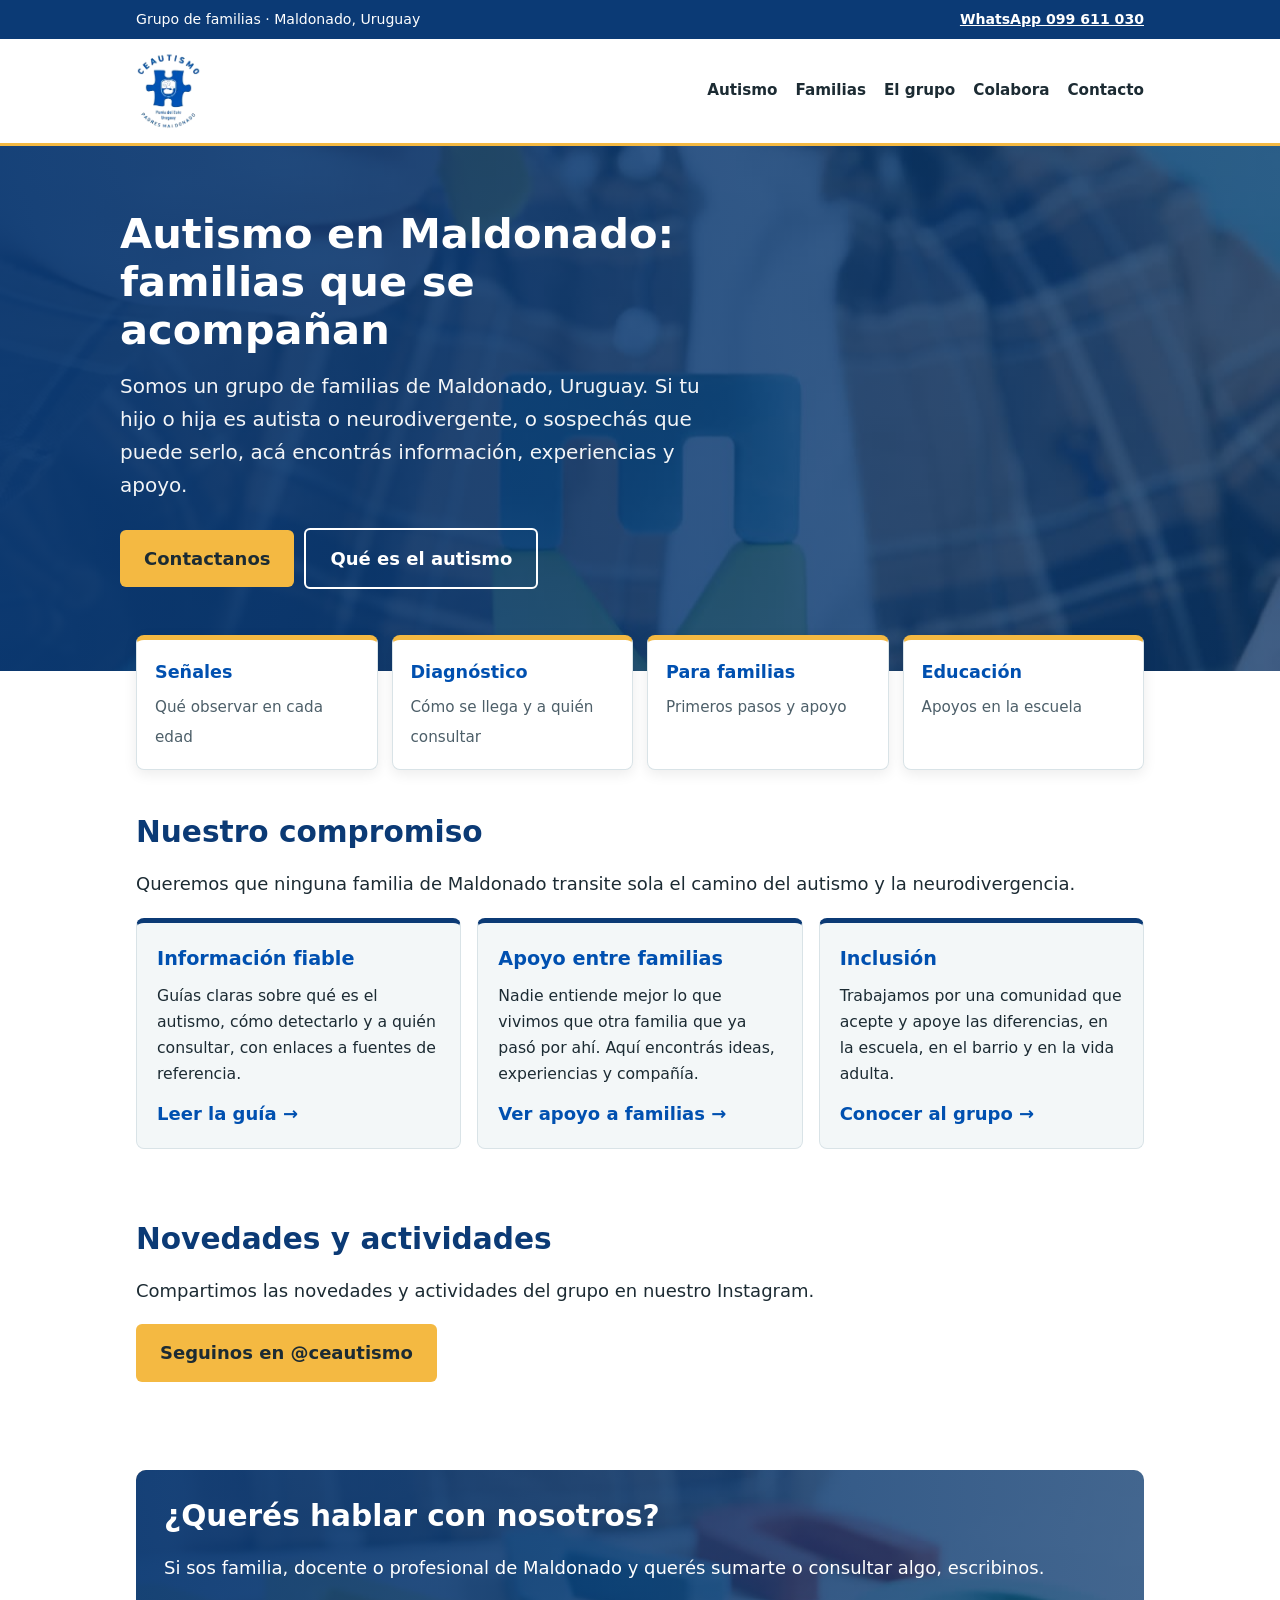
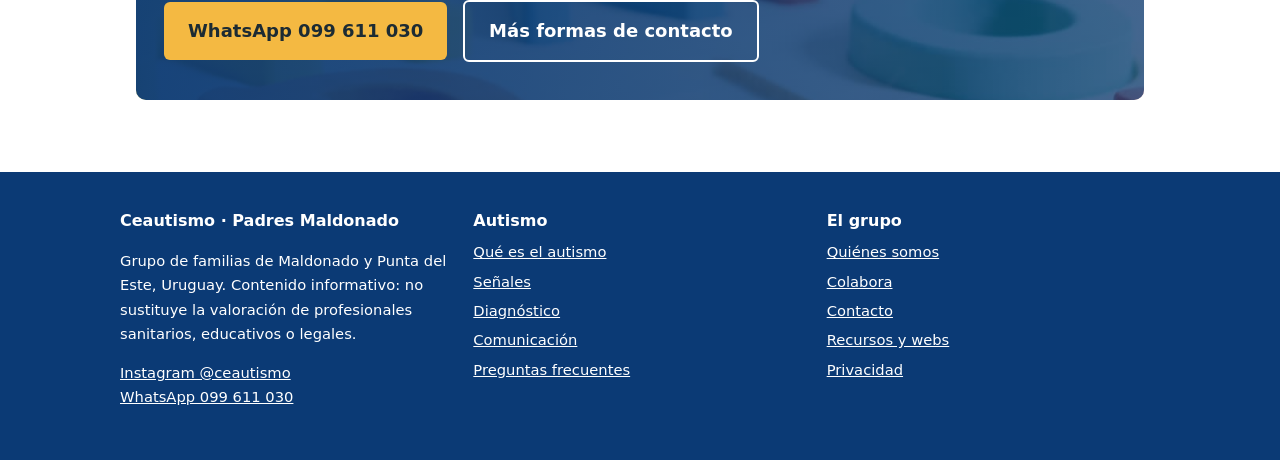
<file: index.html>
<!DOCTYPE html>
<html lang="es-UY">
<head>
<meta charset="utf-8">
<meta name="viewport" content="width=device-width, initial-scale=1">
<title>Autismo en Maldonado: apoyo a familias | Ceautismo Uruguay</title>
<meta name="description" content="Grupo de familias de Maldonado y Punta del Este, Uruguay. Información sobre autismo y neurodivergencia: señales, diagnóstico, escuela, derechos y apoyo para padres. Contactanos por WhatsApp.">
<link rel="canonical" href="https://avvedit-creator.github.io/autismo-recursos/">
<meta name="robots" content="index,follow,max-image-preview:large">
<meta name="theme-color" content="#0b3a75">
<meta name="geo.region" content="UY-MA">
<meta name="geo.placename" content="Maldonado, Uruguay">
<link rel="icon" type="image/png" href="img/favicon-64.png">
<link rel="apple-touch-icon" href="img/apple-touch-icon.png">
<meta property="og:type" content="website">
<meta property="og:locale" content="es_UY">
<meta property="og:site_name" content="Ceautismo Padres Maldonado">
<meta property="og:title" content="Autismo en Maldonado: apoyo a familias | Ceautismo">
<meta property="og:description" content="Grupo de familias de Maldonado y Punta del Este, Uruguay. Información sobre autismo y neurodivergencia: señales, diagnóstico, escuela, derechos y apoyo para padres. Contactanos por WhatsApp.">
<meta property="og:url" content="https://avvedit-creator.github.io/autismo-recursos/">
<meta property="og:image" content="https://avvedit-creator.github.io/autismo-recursos/img/og-image.png">
<meta property="og:image:width" content="1200">
<meta property="og:image:height" content="630">
<meta name="twitter:card" content="summary_large_image">
<meta name="twitter:image" content="https://avvedit-creator.github.io/autismo-recursos/img/og-image.png">
<link rel="stylesheet" href="css/style.css?v=6">
<script type="application/ld+json">
{
 "@context": "https://schema.org",
 "@graph": [
  {
   "@type": "Organization",
   "@id": "https://avvedit-creator.github.io/autismo-recursos/#org",
   "name": "Ceautismo Padres Maldonado",
   "description": "Grupo de familias de Maldonado, Uruguay, que comparten información y apoyo sobre autismo y neurodivergencia.",
   "url": "https://avvedit-creator.github.io/autismo-recursos/",
   "telephone": "+59899611030",
   "sameAs": [
    "https://www.instagram.com/ceautismo/"
   ],
   "areaServed": {
    "@type": "AdministrativeArea",
    "name": "Maldonado, Uruguay"
   },
   "contactPoint": {
    "@type": "ContactPoint",
    "telephone": "+59899611030",
    "contactType": "customer support",
    "availableLanguage": "es"
   },
   "logo": "https://avvedit-creator.github.io/autismo-recursos/img/logo.png",
   "alternateName": "Ceautismo"
  },
  {
   "@type": "WebSite",
   "@id": "https://avvedit-creator.github.io/autismo-recursos/#web",
   "url": "https://avvedit-creator.github.io/autismo-recursos/",
   "name": "Ceautismo Maldonado",
   "inLanguage": "es-UY",
   "publisher": {
    "@id": "https://avvedit-creator.github.io/autismo-recursos/#org"
   }
  }
 ]
}
</script>
</head>
<body>
<div class="util"><div class="in"><span>Grupo de familias · Maldonado, Uruguay</span><a href="https://wa.me/59899611030" rel="noopener">WhatsApp 099 611 030</a></div></div>
<header class="top"><nav aria-label="Principal">
<a class="logo" href="./"><img src="img/logo.png" width="146" height="179" alt="Ceautismo, Padres Maldonado, Punta del Este, Uruguay"></a>
<a href="autismo.html">Autismo</a><a href="familias.html">Familias</a><a href="el-grupo.html">El grupo</a><a href="colabora.html">Colabora</a><a href="contacto.html">Contacto</a><a id="nav-donar" class="nav-cta" href="colabora.html#donar" hidden>Donar</a>
</nav></header>
<div class="hero has-video" data-vid="a"><div class="in">
<h1>Autismo en Maldonado: familias que se acompañan</h1>
<p>Somos un grupo de familias de Maldonado, Uruguay. Si tu hijo o hija es autista o neurodivergente, o sospechás que puede serlo, acá encontrás información, experiencias y apoyo.</p>
<a class="btn" href="contacto.html">Contactanos</a><a class="btn alt" href="autismo.html">Qué es el autismo</a>
</div></div>

<div class="tiles">
<a class="tile" href="autismo.html#senales"><strong>Señales</strong><span>Qué observar en cada edad</span></a>
<a class="tile" href="autismo.html#diagnostico"><strong>Diagnóstico</strong><span>Cómo se llega y a quién consultar</span></a>
<a class="tile" href="familias.html"><strong>Para familias</strong><span>Primeros pasos y apoyo</span></a>
<a class="tile" href="familias.html#educacion"><strong>Educación</strong><span>Apoyos en la escuela</span></a>
</div>

<main class="wrap wide">
<section id="compromiso">
<h2>Nuestro compromiso</h2>
<p>Queremos que ninguna familia de Maldonado transite sola el camino del autismo y la neurodivergencia.</p>
<div class="bigcards">
<div class="bigcard"><h3>Información fiable</h3><p>Guías claras sobre qué es el autismo, cómo detectarlo y a quién consultar, con enlaces a fuentes de referencia.</p><a class="more" href="autismo.html">Leer la guía →</a></div>
<div class="bigcard"><h3>Apoyo entre familias</h3><p>Nadie entiende mejor lo que vivimos que otra familia que ya pasó por ahí. Aquí encontrás ideas, experiencias y compañía.</p><a class="more" href="familias.html">Ver apoyo a familias →</a></div>
<div class="bigcard"><h3>Inclusión</h3><p>Trabajamos por una comunidad que acepte y apoye las diferencias, en la escuela, en el barrio y en la vida adulta.</p><a class="more" href="el-grupo.html">Conocer al grupo →</a></div>
</div>
</section>

<section id="novedades">
<h2>Novedades y actividades</h2>
<p>Compartimos las novedades y actividades del grupo en nuestro Instagram.</p>
<p><a class="btn" href="https://www.instagram.com/ceautismo/" rel="noopener">Seguinos en @ceautismo</a></p>
</section>

<section id="contacto-cta">
<div class="contact-box has-video" data-vid="b">
<h2>¿Querés hablar con nosotros?</h2>
<p>Si sos familia, docente o profesional de Maldonado y querés sumarte o consultar algo, escribinos.</p>
<a class="btn" href="https://wa.me/59899611030" rel="noopener">WhatsApp 099 611 030</a>
<a class="btn alt" href="contacto.html">Más formas de contacto</a>
</div>
</section>
</main>

<footer class="site"><div class="in">
<div><h3>Ceautismo · Padres Maldonado</h3>
<p>Grupo de familias de Maldonado y Punta del Este, Uruguay. Contenido informativo: no sustituye la valoración de profesionales sanitarios, educativos o legales.</p>
<p class="social"><a href="https://www.instagram.com/ceautismo/" rel="noopener">Instagram @ceautismo</a><br><a href="https://wa.me/59899611030" rel="noopener">WhatsApp 099 611 030</a></p></div>
<div><h3>Autismo</h3><ul class="flist">
<li><a href="autismo.html#que-es">Qué es el autismo</a></li>
<li><a href="autismo.html#senales">Señales</a></li>
<li><a href="autismo.html#diagnostico">Diagnóstico</a></li>
<li><a href="autismo.html#comunicacion">Comunicación</a></li>
<li><a href="familias.html#preguntas">Preguntas frecuentes</a></li></ul></div>
<div><h3>El grupo</h3><ul class="flist">
<li><a href="el-grupo.html">Quiénes somos</a></li>
<li><a href="colabora.html">Colabora</a></li>
<li><a href="contacto.html">Contacto</a></li>
<li><a href="recursos.html">Recursos y webs</a></li>
<li><a href="privacidad.html">Privacidad</a></li></ul></div>
</div></footer>
<script src="js/donar.js?v=6"></script>
<script src="js/video.js?v=6" defer></script>
</body>
</html>
</file>
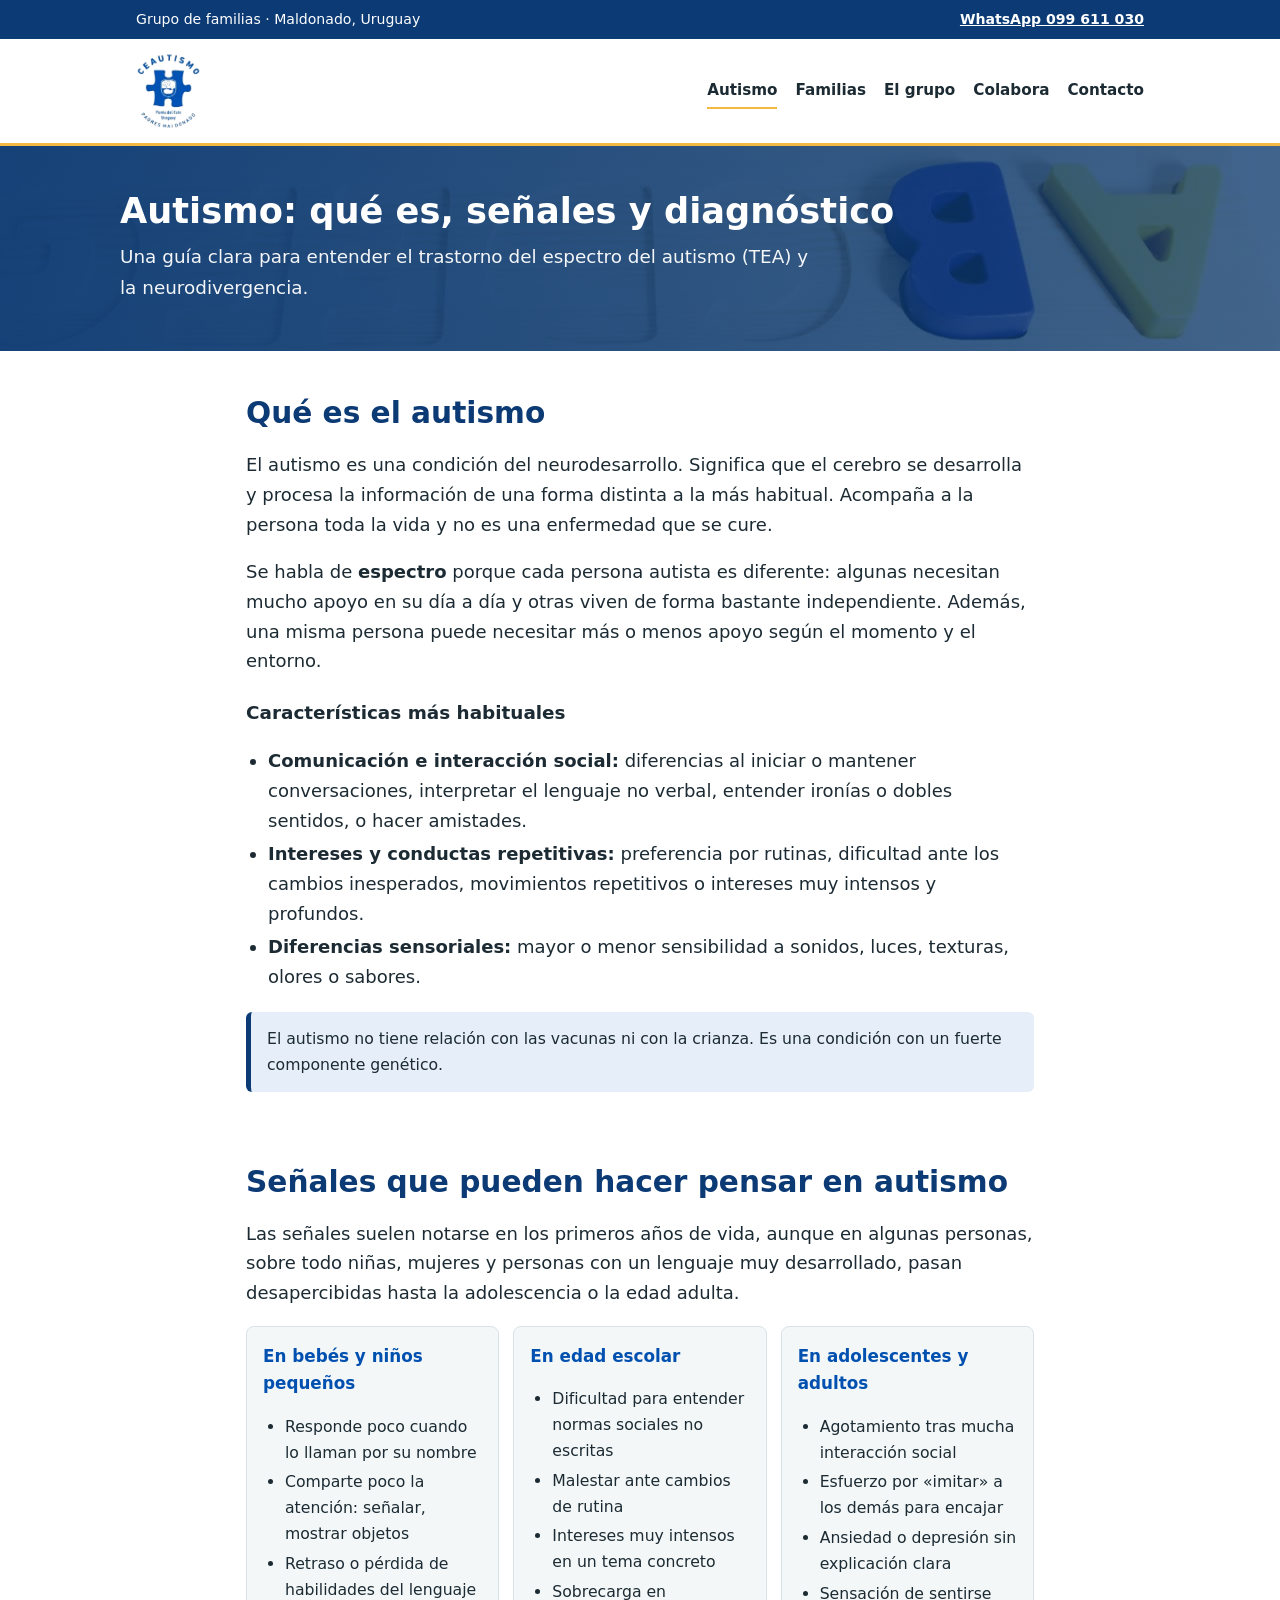
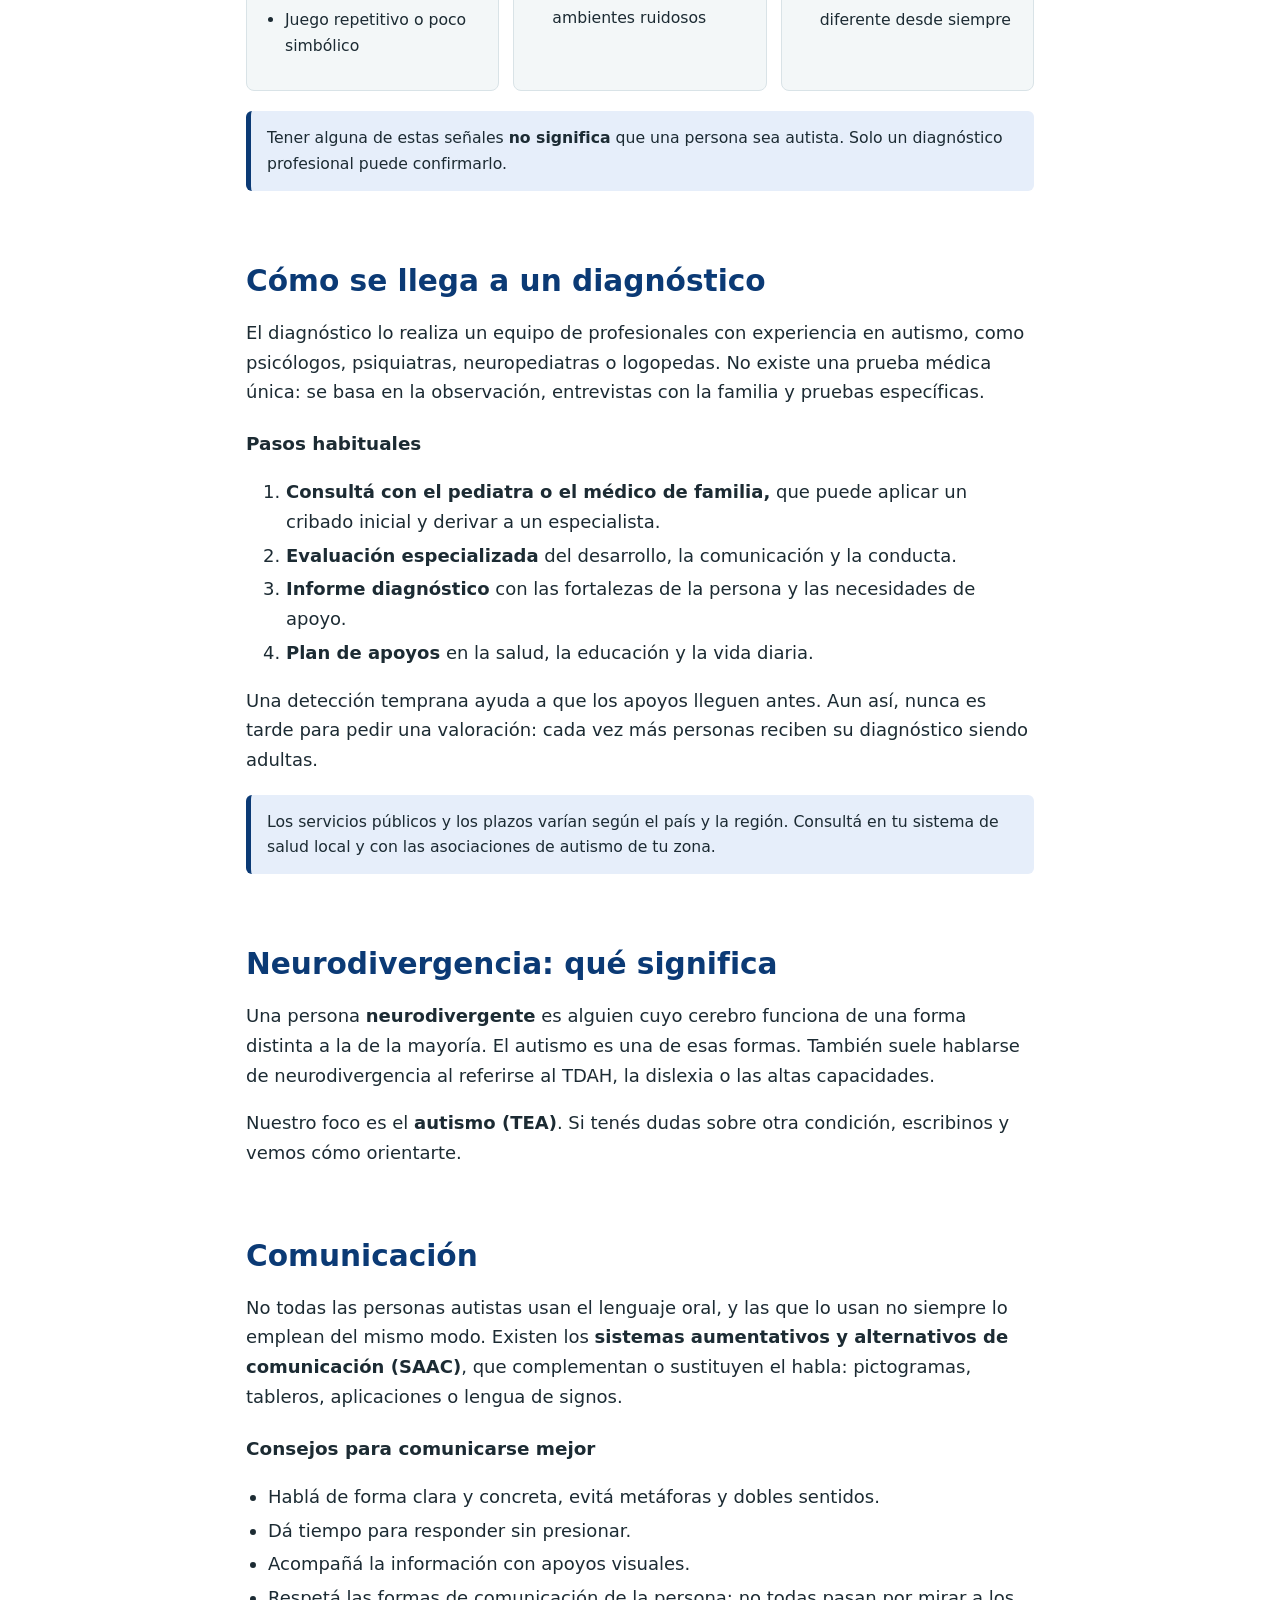
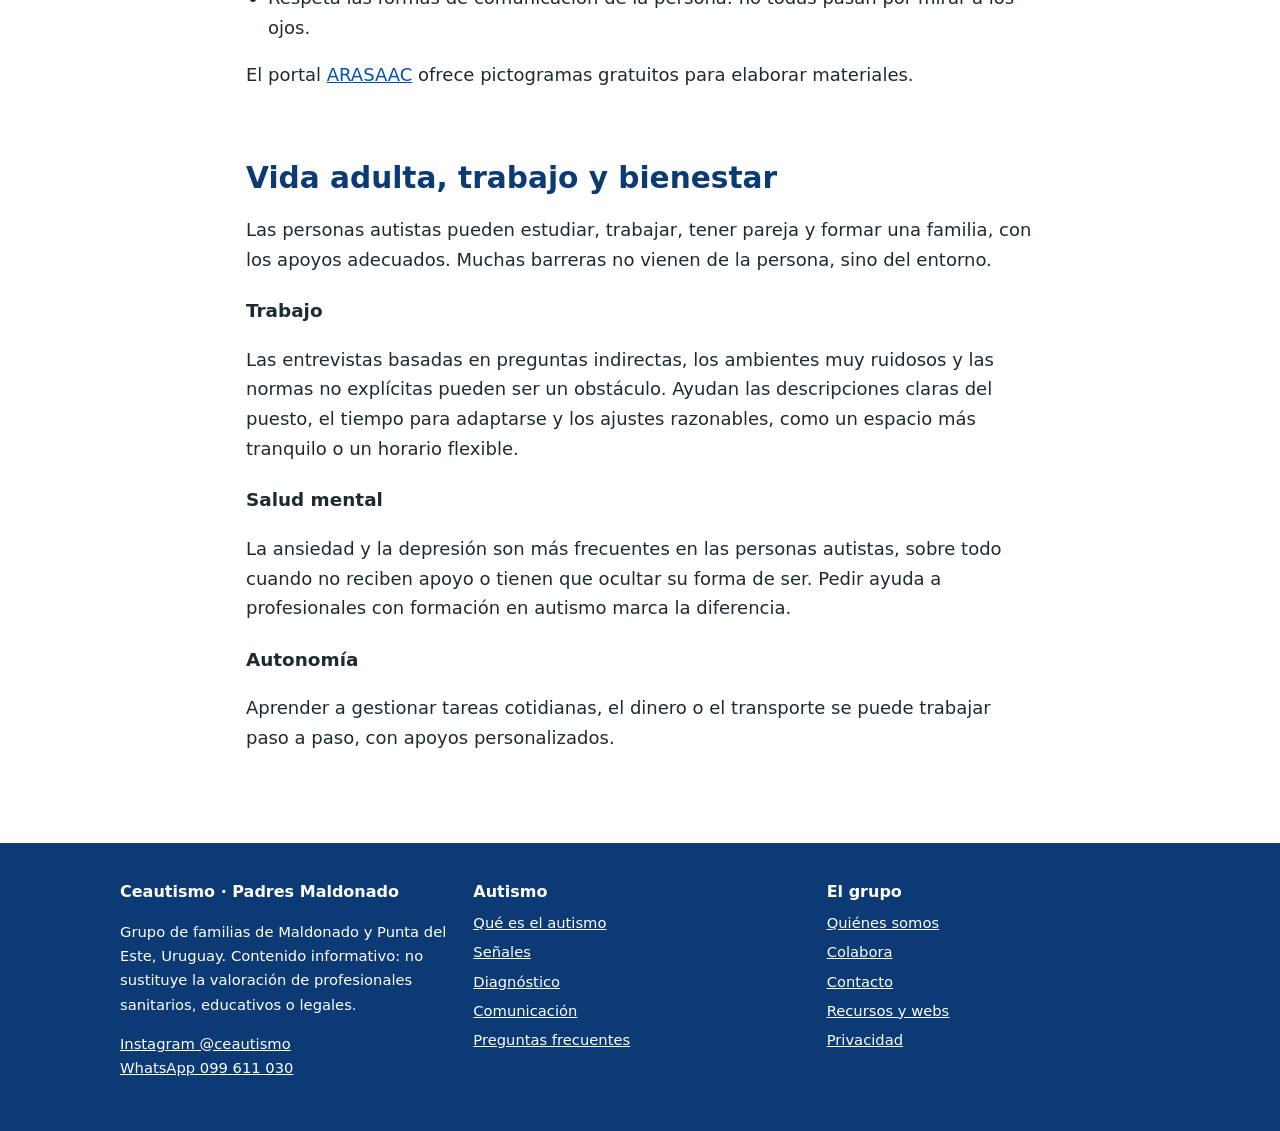
<file: autismo.html>
<!DOCTYPE html>
<html lang="es-UY">
<head>
<meta charset="utf-8">
<meta name="viewport" content="width=device-width, initial-scale=1">
<title>Qué es el autismo: señales y diagnóstico | Ceautismo Maldonado</title>
<meta name="description" content="Qué es el autismo (TEA), señales por edad, cómo se llega al diagnóstico, neurodivergencia, comunicación y vida adulta. Guía en español para familias de Maldonado, Uruguay.">
<link rel="canonical" href="https://avvedit-creator.github.io/autismo-recursos/autismo.html">
<meta name="robots" content="index,follow,max-image-preview:large">
<meta name="theme-color" content="#0b3a75">
<meta name="geo.region" content="UY-MA">
<meta name="geo.placename" content="Maldonado, Uruguay">
<link rel="icon" type="image/png" href="img/favicon-64.png">
<link rel="apple-touch-icon" href="img/apple-touch-icon.png">
<meta property="og:type" content="website">
<meta property="og:locale" content="es_UY">
<meta property="og:site_name" content="Ceautismo Padres Maldonado">
<meta property="og:title" content="Qué es el autismo: señales y diagnóstico | Ceautismo Maldonado">
<meta property="og:description" content="Qué es el autismo (TEA), señales por edad, cómo se llega al diagnóstico, neurodivergencia, comunicación y vida adulta. Guía en español para familias de Maldonado, Uruguay.">
<meta property="og:url" content="https://avvedit-creator.github.io/autismo-recursos/autismo.html">
<meta property="og:image" content="https://avvedit-creator.github.io/autismo-recursos/img/og-image.png">
<meta property="og:image:width" content="1200">
<meta property="og:image:height" content="630">
<meta name="twitter:card" content="summary_large_image">
<meta name="twitter:image" content="https://avvedit-creator.github.io/autismo-recursos/img/og-image.png">
<link rel="stylesheet" href="css/style.css?v=6">

</head>
<body>
<div class="util"><div class="in"><span>Grupo de familias · Maldonado, Uruguay</span><a href="https://wa.me/59899611030" rel="noopener">WhatsApp 099 611 030</a></div></div>
<header class="top"><nav aria-label="Principal">
<a class="logo" href="./"><img src="img/logo.png" width="146" height="179" alt="Ceautismo, Padres Maldonado, Punta del Este, Uruguay"></a>
<a href="autismo.html" aria-current="page">Autismo</a><a href="familias.html">Familias</a><a href="el-grupo.html">El grupo</a><a href="colabora.html">Colabora</a><a href="contacto.html">Contacto</a><a id="nav-donar" class="nav-cta" href="colabora.html#donar" hidden>Donar</a>
</nav></header>
<div class="page-hero has-video" data-vid="c"><div class="in"><h1>Autismo: qué es, señales y diagnóstico</h1><p>Una guía clara para entender el trastorno del espectro del autismo (TEA) y la neurodivergencia.</p></div></div>
<main class="wrap">

<section id="que-es">
<h2>Qué es el autismo</h2>
<p>El autismo es una condición del neurodesarrollo. Significa que el cerebro se desarrolla y procesa la información de una forma distinta a la más habitual. Acompaña a la persona toda la vida y no es una enfermedad que se cure.</p>
<p>Se habla de <strong>espectro</strong> porque cada persona autista es diferente: algunas necesitan mucho apoyo en su día a día y otras viven de forma bastante independiente. Además, una misma persona puede necesitar más o menos apoyo según el momento y el entorno.</p>
<h3>Características más habituales</h3>
<ul>
<li><strong>Comunicación e interacción social:</strong> diferencias al iniciar o mantener conversaciones, interpretar el lenguaje no verbal, entender ironías o dobles sentidos, o hacer amistades.</li>
<li><strong>Intereses y conductas repetitivas:</strong> preferencia por rutinas, dificultad ante los cambios inesperados, movimientos repetitivos o intereses muy intensos y profundos.</li>
<li><strong>Diferencias sensoriales:</strong> mayor o menor sensibilidad a sonidos, luces, texturas, olores o sabores.</li>
</ul>
<div class="note">El autismo no tiene relación con las vacunas ni con la crianza. Es una condición con un fuerte componente genético.</div>
</section>

<section id="senales">
<h2>Señales que pueden hacer pensar en autismo</h2>
<p>Las señales suelen notarse en los primeros años de vida, aunque en algunas personas, sobre todo niñas, mujeres y personas con un lenguaje muy desarrollado, pasan desapercibidas hasta la adolescencia o la edad adulta.</p>
<div class="cards">
<div class="card"><h3>En bebés y niños pequeños</h3><ul>
<li>Responde poco cuando lo llaman por su nombre</li>
<li>Comparte poco la atención: señalar, mostrar objetos</li>
<li>Retraso o pérdida de habilidades del lenguaje</li>
<li>Juego repetitivo o poco simbólico</li></ul></div>
<div class="card"><h3>En edad escolar</h3><ul>
<li>Dificultad para entender normas sociales no escritas</li>
<li>Malestar ante cambios de rutina</li>
<li>Intereses muy intensos en un tema concreto</li>
<li>Sobrecarga en ambientes ruidosos</li></ul></div>
<div class="card"><h3>En adolescentes y adultos</h3><ul>
<li>Agotamiento tras mucha interacción social</li>
<li>Esfuerzo por «imitar» a los demás para encajar</li>
<li>Ansiedad o depresión sin explicación clara</li>
<li>Sensación de sentirse diferente desde siempre</li></ul></div>
</div>
<div class="note">Tener alguna de estas señales <strong>no significa</strong> que una persona sea autista. Solo un diagnóstico profesional puede confirmarlo.</div>
</section>

<section id="diagnostico">
<h2>Cómo se llega a un diagnóstico</h2>
<p>El diagnóstico lo realiza un equipo de profesionales con experiencia en autismo, como psicólogos, psiquiatras, neuropediatras o logopedas. No existe una prueba médica única: se basa en la observación, entrevistas con la familia y pruebas específicas.</p>
<h3>Pasos habituales</h3>
<ol>
<li><strong>Consultá con el pediatra o el médico de familia,</strong> que puede aplicar un cribado inicial y derivar a un especialista.</li>
<li><strong>Evaluación especializada</strong> del desarrollo, la comunicación y la conducta.</li>
<li><strong>Informe diagnóstico</strong> con las fortalezas de la persona y las necesidades de apoyo.</li>
<li><strong>Plan de apoyos</strong> en la salud, la educación y la vida diaria.</li>
</ol>
<p>Una detección temprana ayuda a que los apoyos lleguen antes. Aun así, nunca es tarde para pedir una valoración: cada vez más personas reciben su diagnóstico siendo adultas.</p>
<div class="note">Los servicios públicos y los plazos varían según el país y la región. Consultá en tu sistema de salud local y con las asociaciones de autismo de tu zona.</div>
</section>

<section id="neurodivergencia">
<h2>Neurodivergencia: qué significa</h2>
<p>Una persona <strong>neurodivergente</strong> es alguien cuyo cerebro funciona de una forma distinta a la de la mayoría. El autismo es una de esas formas. También suele hablarse de neurodivergencia al referirse al TDAH, la dislexia o las altas capacidades.</p>
<p>Nuestro foco es el <strong>autismo (TEA)</strong>. Si tenés dudas sobre otra condición, escribinos y vemos cómo orientarte.</p>
</section>

<section id="comunicacion">
<h2>Comunicación</h2>
<p>No todas las personas autistas usan el lenguaje oral, y las que lo usan no siempre lo emplean del mismo modo. Existen los <strong>sistemas aumentativos y alternativos de comunicación (SAAC)</strong>, que complementan o sustituyen el habla: pictogramas, tableros, aplicaciones o lengua de signos.</p>
<h3>Consejos para comunicarse mejor</h3>
<ul>
<li>Hablá de forma clara y concreta, evitá metáforas y dobles sentidos.</li>
<li>Dá tiempo para responder sin presionar.</li>
<li>Acompañá la información con apoyos visuales.</li>
<li>Respetá las formas de comunicación de la persona: no todas pasan por mirar a los ojos.</li>
</ul>
<p>El portal <a href="https://www.arasaac.org/" rel="noopener">ARASAAC</a> ofrece pictogramas gratuitos para elaborar materiales.</p>
</section>

<section id="adultos">
<h2>Vida adulta, trabajo y bienestar</h2>
<p>Las personas autistas pueden estudiar, trabajar, tener pareja y formar una familia, con los apoyos adecuados. Muchas barreras no vienen de la persona, sino del entorno.</p>
<h3>Trabajo</h3>
<p>Las entrevistas basadas en preguntas indirectas, los ambientes muy ruidosos y las normas no explícitas pueden ser un obstáculo. Ayudan las descripciones claras del puesto, el tiempo para adaptarse y los ajustes razonables, como un espacio más tranquilo o un horario flexible.</p>
<h3>Salud mental</h3>
<p>La ansiedad y la depresión son más frecuentes en las personas autistas, sobre todo cuando no reciben apoyo o tienen que ocultar su forma de ser. Pedir ayuda a profesionales con formación en autismo marca la diferencia.</p>
<h3>Autonomía</h3>
<p>Aprender a gestionar tareas cotidianas, el dinero o el transporte se puede trabajar paso a paso, con apoyos personalizados.</p>
</section>
</main>

<footer class="site"><div class="in">
<div><h3>Ceautismo · Padres Maldonado</h3>
<p>Grupo de familias de Maldonado y Punta del Este, Uruguay. Contenido informativo: no sustituye la valoración de profesionales sanitarios, educativos o legales.</p>
<p class="social"><a href="https://www.instagram.com/ceautismo/" rel="noopener">Instagram @ceautismo</a><br><a href="https://wa.me/59899611030" rel="noopener">WhatsApp 099 611 030</a></p></div>
<div><h3>Autismo</h3><ul class="flist">
<li><a href="autismo.html#que-es">Qué es el autismo</a></li>
<li><a href="autismo.html#senales">Señales</a></li>
<li><a href="autismo.html#diagnostico">Diagnóstico</a></li>
<li><a href="autismo.html#comunicacion">Comunicación</a></li>
<li><a href="familias.html#preguntas">Preguntas frecuentes</a></li></ul></div>
<div><h3>El grupo</h3><ul class="flist">
<li><a href="el-grupo.html">Quiénes somos</a></li>
<li><a href="colabora.html">Colabora</a></li>
<li><a href="contacto.html">Contacto</a></li>
<li><a href="recursos.html">Recursos y webs</a></li>
<li><a href="privacidad.html">Privacidad</a></li></ul></div>
</div></footer>
<script src="js/donar.js?v=6"></script>
<script src="js/video.js?v=6" defer></script>
</body>
</html>
</file>
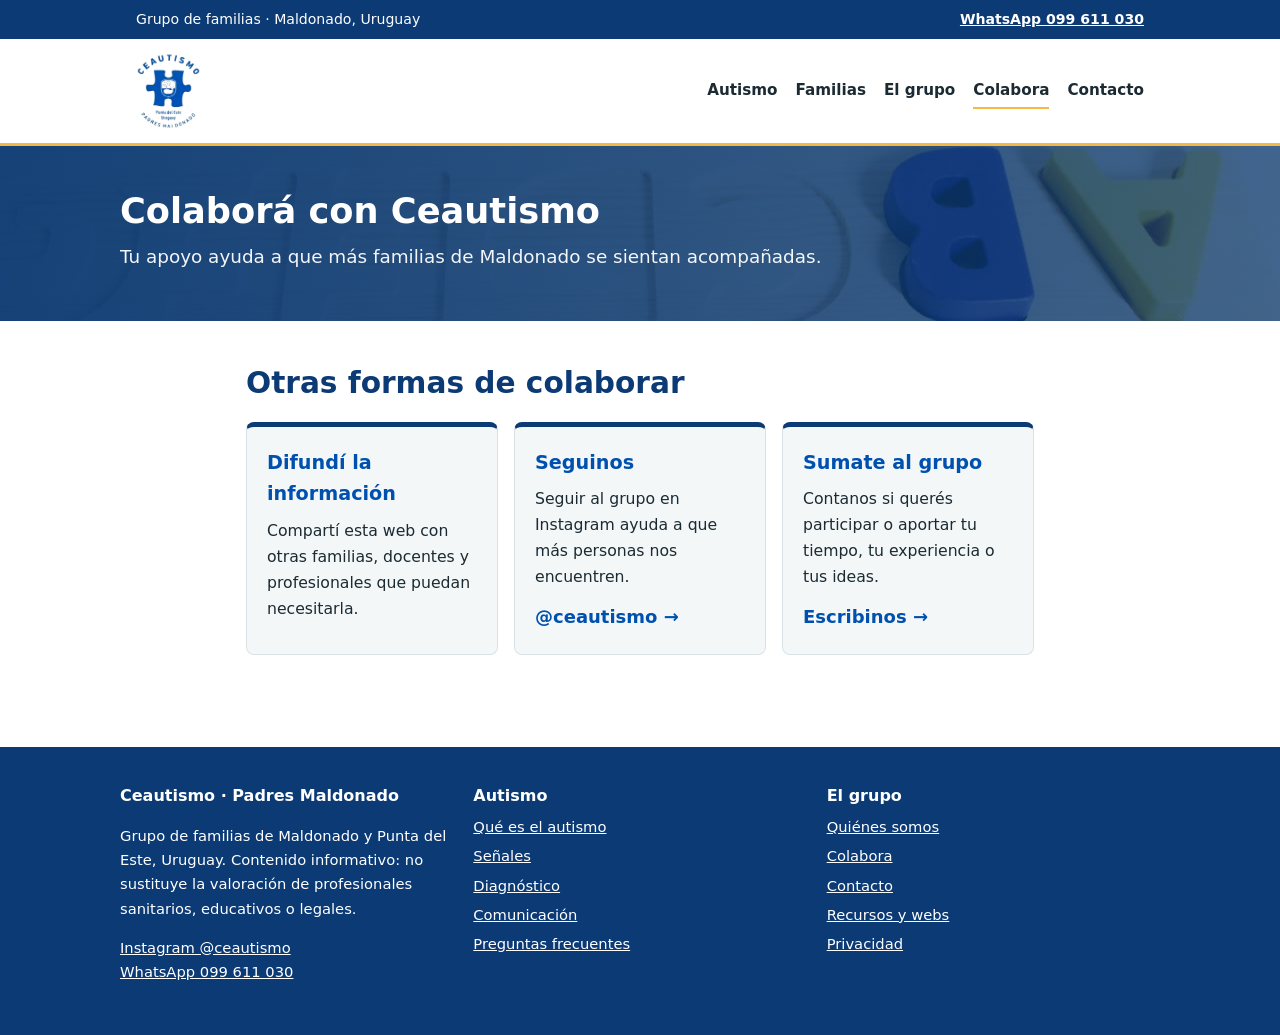
<file: colabora.html>
<!DOCTYPE html>
<html lang="es-UY">
<head>
<meta charset="utf-8">
<meta name="viewport" content="width=device-width, initial-scale=1">
<title>Colaborá con Ceautismo | Apoyo a familias de Maldonado</title>
<meta name="description" content="Formas de colaborar con Ceautismo Padres Maldonado: difundí la información, seguí al grupo, sumate o hacé una donación.">
<link rel="canonical" href="https://avvedit-creator.github.io/autismo-recursos/colabora.html">
<meta name="robots" content="index,follow,max-image-preview:large">
<meta name="theme-color" content="#0b3a75">
<meta name="geo.region" content="UY-MA">
<meta name="geo.placename" content="Maldonado, Uruguay">
<link rel="icon" type="image/png" href="img/favicon-64.png">
<link rel="apple-touch-icon" href="img/apple-touch-icon.png">
<meta property="og:type" content="website">
<meta property="og:locale" content="es_UY">
<meta property="og:site_name" content="Ceautismo Padres Maldonado">
<meta property="og:title" content="Colaborá con Ceautismo | Apoyo a familias de Maldonado">
<meta property="og:description" content="Formas de colaborar con Ceautismo Padres Maldonado: difundí la información, seguí al grupo, sumate o hacé una donación.">
<meta property="og:url" content="https://avvedit-creator.github.io/autismo-recursos/colabora.html">
<meta property="og:image" content="https://avvedit-creator.github.io/autismo-recursos/img/og-image.png">
<meta property="og:image:width" content="1200">
<meta property="og:image:height" content="630">
<meta name="twitter:card" content="summary_large_image">
<meta name="twitter:image" content="https://avvedit-creator.github.io/autismo-recursos/img/og-image.png">
<link rel="stylesheet" href="css/style.css?v=6">

</head>
<body>
<div class="util"><div class="in"><span>Grupo de familias · Maldonado, Uruguay</span><a href="https://wa.me/59899611030" rel="noopener">WhatsApp 099 611 030</a></div></div>
<header class="top"><nav aria-label="Principal">
<a class="logo" href="./"><img src="img/logo.png" width="146" height="179" alt="Ceautismo, Padres Maldonado, Punta del Este, Uruguay"></a>
<a href="autismo.html">Autismo</a><a href="familias.html">Familias</a><a href="el-grupo.html">El grupo</a><a href="colabora.html" aria-current="page">Colabora</a><a href="contacto.html">Contacto</a><a id="nav-donar" class="nav-cta" href="colabora.html#donar" hidden>Donar</a>
</nav></header>
<div class="page-hero has-video" data-vid="c"><div class="in"><h1>Colaborá con Ceautismo</h1><p>Tu apoyo ayuda a que más familias de Maldonado se sientan acompañadas.</p></div></div>
<main class="wrap">

<section id="donar" hidden>
<div class="donate">
<h2>Sumá tu aporte</h2>
<p>Tu donación ayuda a sostener las actividades del grupo y a que más familias de Maldonado se sientan acompañadas.</p>
<a class="btn" id="donar-btn" href="#donar" rel="noopener noreferrer" target="_blank">Donar con PayPal</a>
<small>Las donaciones son voluntarias y se procesan en PayPal. Esta web no guarda datos de pago.</small>
</div>
</section>

<section id="otras-formas">
<h2>Otras formas de colaborar</h2>
<div class="bigcards">
<div class="bigcard"><h3>Difundí la información</h3><p>Compartí esta web con otras familias, docentes y profesionales que puedan necesitarla.</p></div>
<div class="bigcard"><h3>Seguinos</h3><p>Seguir al grupo en Instagram ayuda a que más personas nos encuentren.</p><a class="more" href="https://www.instagram.com/ceautismo/" rel="noopener">@ceautismo →</a></div>
<div class="bigcard"><h3>Sumate al grupo</h3><p>Contanos si querés participar o aportar tu tiempo, tu experiencia o tus ideas.</p><a class="more" href="contacto.html">Escribinos →</a></div>
</div>
</section>
</main>

<footer class="site"><div class="in">
<div><h3>Ceautismo · Padres Maldonado</h3>
<p>Grupo de familias de Maldonado y Punta del Este, Uruguay. Contenido informativo: no sustituye la valoración de profesionales sanitarios, educativos o legales.</p>
<p class="social"><a href="https://www.instagram.com/ceautismo/" rel="noopener">Instagram @ceautismo</a><br><a href="https://wa.me/59899611030" rel="noopener">WhatsApp 099 611 030</a></p></div>
<div><h3>Autismo</h3><ul class="flist">
<li><a href="autismo.html#que-es">Qué es el autismo</a></li>
<li><a href="autismo.html#senales">Señales</a></li>
<li><a href="autismo.html#diagnostico">Diagnóstico</a></li>
<li><a href="autismo.html#comunicacion">Comunicación</a></li>
<li><a href="familias.html#preguntas">Preguntas frecuentes</a></li></ul></div>
<div><h3>El grupo</h3><ul class="flist">
<li><a href="el-grupo.html">Quiénes somos</a></li>
<li><a href="colabora.html">Colabora</a></li>
<li><a href="contacto.html">Contacto</a></li>
<li><a href="recursos.html">Recursos y webs</a></li>
<li><a href="privacidad.html">Privacidad</a></li></ul></div>
</div></footer>
<script src="js/donar.js?v=6"></script>
<script src="js/video.js?v=6" defer></script>
</body>
</html>
</file>
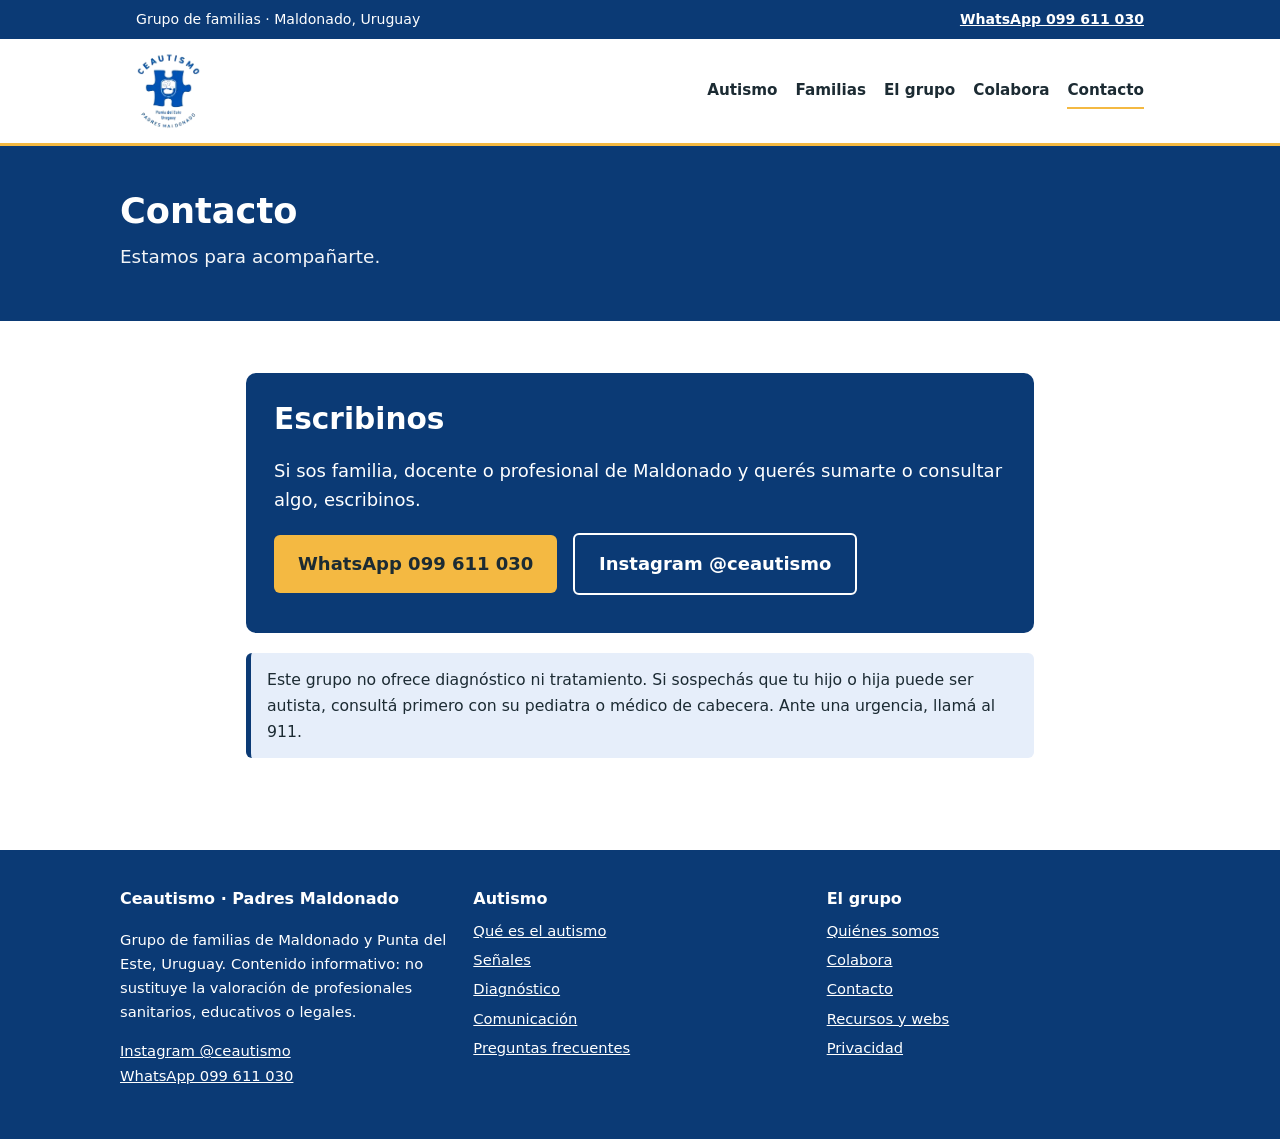
<file: contacto.html>
<!DOCTYPE html>
<html lang="es-UY">
<head>
<meta charset="utf-8">
<meta name="viewport" content="width=device-width, initial-scale=1">
<title>Contacto | Ceautismo Padres Maldonado</title>
<meta name="description" content="Contactá a Ceautismo Padres Maldonado por WhatsApp o Instagram para sumarte al grupo de familias o hacer una consulta.">
<link rel="canonical" href="https://avvedit-creator.github.io/autismo-recursos/contacto.html">
<meta name="robots" content="index,follow,max-image-preview:large">
<meta name="theme-color" content="#0b3a75">
<meta name="geo.region" content="UY-MA">
<meta name="geo.placename" content="Maldonado, Uruguay">
<link rel="icon" type="image/png" href="img/favicon-64.png">
<link rel="apple-touch-icon" href="img/apple-touch-icon.png">
<meta property="og:type" content="website">
<meta property="og:locale" content="es_UY">
<meta property="og:site_name" content="Ceautismo Padres Maldonado">
<meta property="og:title" content="Contacto | Ceautismo Padres Maldonado">
<meta property="og:description" content="Contactá a Ceautismo Padres Maldonado por WhatsApp o Instagram para sumarte al grupo de familias o hacer una consulta.">
<meta property="og:url" content="https://avvedit-creator.github.io/autismo-recursos/contacto.html">
<meta property="og:image" content="https://avvedit-creator.github.io/autismo-recursos/img/og-image.png">
<meta property="og:image:width" content="1200">
<meta property="og:image:height" content="630">
<meta name="twitter:card" content="summary_large_image">
<meta name="twitter:image" content="https://avvedit-creator.github.io/autismo-recursos/img/og-image.png">
<link rel="stylesheet" href="css/style.css?v=6">

</head>
<body>
<div class="util"><div class="in"><span>Grupo de familias · Maldonado, Uruguay</span><a href="https://wa.me/59899611030" rel="noopener">WhatsApp 099 611 030</a></div></div>
<header class="top"><nav aria-label="Principal">
<a class="logo" href="./"><img src="img/logo.png" width="146" height="179" alt="Ceautismo, Padres Maldonado, Punta del Este, Uruguay"></a>
<a href="autismo.html">Autismo</a><a href="familias.html">Familias</a><a href="el-grupo.html">El grupo</a><a href="colabora.html">Colabora</a><a href="contacto.html" aria-current="page">Contacto</a><a id="nav-donar" class="nav-cta" href="colabora.html#donar" hidden>Donar</a>
</nav></header>
<div class="page-hero"><div class="in"><h1>Contacto</h1><p>Estamos para acompañarte.</p></div></div>
<main class="wrap">

<section id="contacto">
<div class="contact-box">
<h2>Escribinos</h2>
<p>Si sos familia, docente o profesional de Maldonado y querés sumarte o consultar algo, escribinos.</p>
<a class="btn" href="https://wa.me/59899611030" rel="noopener">WhatsApp 099 611 030</a>
<a class="btn alt" href="https://www.instagram.com/ceautismo/" rel="noopener">Instagram @ceautismo</a>
</div>
<div class="note">Este grupo no ofrece diagnóstico ni tratamiento. Si sospechás que tu hijo o hija puede ser autista, consultá primero con su pediatra o médico de cabecera. Ante una urgencia, llamá al 911.</div>
</section>
</main>

<footer class="site"><div class="in">
<div><h3>Ceautismo · Padres Maldonado</h3>
<p>Grupo de familias de Maldonado y Punta del Este, Uruguay. Contenido informativo: no sustituye la valoración de profesionales sanitarios, educativos o legales.</p>
<p class="social"><a href="https://www.instagram.com/ceautismo/" rel="noopener">Instagram @ceautismo</a><br><a href="https://wa.me/59899611030" rel="noopener">WhatsApp 099 611 030</a></p></div>
<div><h3>Autismo</h3><ul class="flist">
<li><a href="autismo.html#que-es">Qué es el autismo</a></li>
<li><a href="autismo.html#senales">Señales</a></li>
<li><a href="autismo.html#diagnostico">Diagnóstico</a></li>
<li><a href="autismo.html#comunicacion">Comunicación</a></li>
<li><a href="familias.html#preguntas">Preguntas frecuentes</a></li></ul></div>
<div><h3>El grupo</h3><ul class="flist">
<li><a href="el-grupo.html">Quiénes somos</a></li>
<li><a href="colabora.html">Colabora</a></li>
<li><a href="contacto.html">Contacto</a></li>
<li><a href="recursos.html">Recursos y webs</a></li>
<li><a href="privacidad.html">Privacidad</a></li></ul></div>
</div></footer>
<script src="js/donar.js?v=6"></script>
<script src="js/video.js?v=6" defer></script>
</body>
</html>
</file>
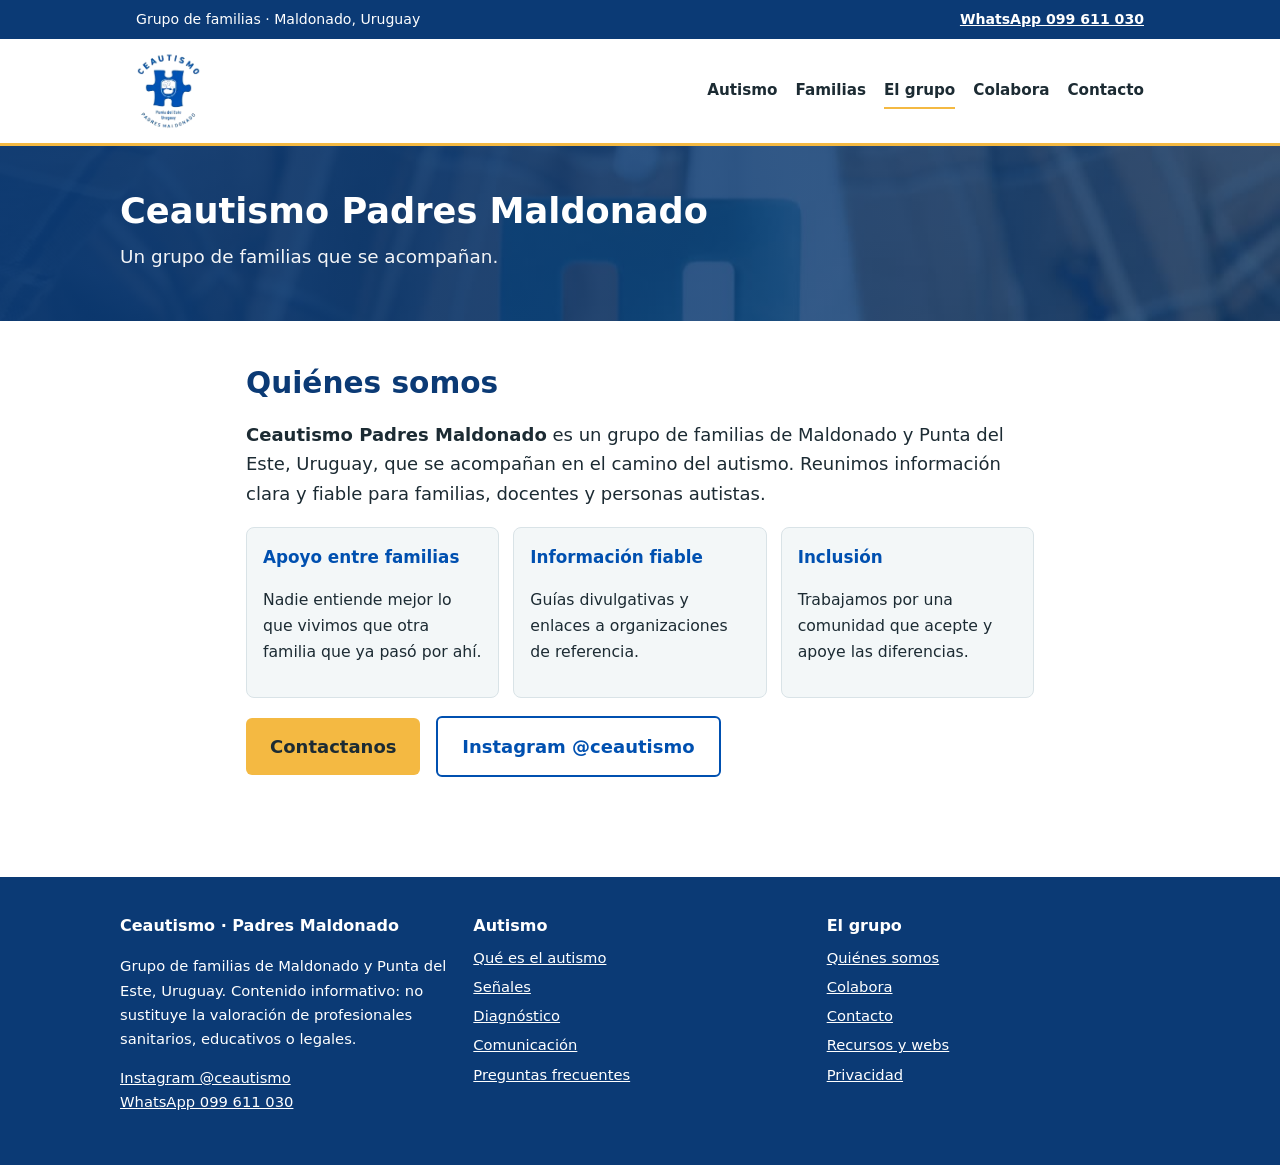
<file: el-grupo.html>
<!DOCTYPE html>
<html lang="es-UY">
<head>
<meta charset="utf-8">
<meta name="viewport" content="width=device-width, initial-scale=1">
<title>Quiénes somos | Ceautismo Padres Maldonado</title>
<meta name="description" content="Ceautismo Padres Maldonado: grupo de familias de Maldonado y Punta del Este, Uruguay, que se acompañan en el camino del autismo y la neurodivergencia.">
<link rel="canonical" href="https://avvedit-creator.github.io/autismo-recursos/el-grupo.html">
<meta name="robots" content="index,follow,max-image-preview:large">
<meta name="theme-color" content="#0b3a75">
<meta name="geo.region" content="UY-MA">
<meta name="geo.placename" content="Maldonado, Uruguay">
<link rel="icon" type="image/png" href="img/favicon-64.png">
<link rel="apple-touch-icon" href="img/apple-touch-icon.png">
<meta property="og:type" content="website">
<meta property="og:locale" content="es_UY">
<meta property="og:site_name" content="Ceautismo Padres Maldonado">
<meta property="og:title" content="Quiénes somos | Ceautismo Padres Maldonado">
<meta property="og:description" content="Ceautismo Padres Maldonado: grupo de familias de Maldonado y Punta del Este, Uruguay, que se acompañan en el camino del autismo y la neurodivergencia.">
<meta property="og:url" content="https://avvedit-creator.github.io/autismo-recursos/el-grupo.html">
<meta property="og:image" content="https://avvedit-creator.github.io/autismo-recursos/img/og-image.png">
<meta property="og:image:width" content="1200">
<meta property="og:image:height" content="630">
<meta name="twitter:card" content="summary_large_image">
<meta name="twitter:image" content="https://avvedit-creator.github.io/autismo-recursos/img/og-image.png">
<link rel="stylesheet" href="css/style.css?v=6">

</head>
<body>
<div class="util"><div class="in"><span>Grupo de familias · Maldonado, Uruguay</span><a href="https://wa.me/59899611030" rel="noopener">WhatsApp 099 611 030</a></div></div>
<header class="top"><nav aria-label="Principal">
<a class="logo" href="./"><img src="img/logo.png" width="146" height="179" alt="Ceautismo, Padres Maldonado, Punta del Este, Uruguay"></a>
<a href="autismo.html">Autismo</a><a href="familias.html">Familias</a><a href="el-grupo.html" aria-current="page">El grupo</a><a href="colabora.html">Colabora</a><a href="contacto.html">Contacto</a><a id="nav-donar" class="nav-cta" href="colabora.html#donar" hidden>Donar</a>
</nav></header>
<div class="page-hero has-video" data-vid="a"><div class="in"><h1>Ceautismo Padres Maldonado</h1><p>Un grupo de familias que se acompañan.</p></div></div>
<main class="wrap">

<section id="nosotros">
<h2>Quiénes somos</h2>
<p><strong>Ceautismo Padres Maldonado</strong> es un grupo de familias de Maldonado y Punta del Este, Uruguay, que se acompañan en el camino del autismo. Reunimos información clara y fiable para familias, docentes y personas autistas.</p>
<div class="cards">
<div class="card"><h3>Apoyo entre familias</h3><p>Nadie entiende mejor lo que vivimos que otra familia que ya pasó por ahí.</p></div>
<div class="card"><h3>Información fiable</h3><p>Guías divulgativas y enlaces a organizaciones de referencia.</p></div>
<div class="card"><h3>Inclusión</h3><p>Trabajamos por una comunidad que acepte y apoye las diferencias.</p></div>
</div>
<p><a class="btn" href="contacto.html">Contactanos</a> <a class="btn alt-dark" href="https://www.instagram.com/ceautismo/" rel="noopener">Instagram @ceautismo</a></p>
</section>
</main>

<footer class="site"><div class="in">
<div><h3>Ceautismo · Padres Maldonado</h3>
<p>Grupo de familias de Maldonado y Punta del Este, Uruguay. Contenido informativo: no sustituye la valoración de profesionales sanitarios, educativos o legales.</p>
<p class="social"><a href="https://www.instagram.com/ceautismo/" rel="noopener">Instagram @ceautismo</a><br><a href="https://wa.me/59899611030" rel="noopener">WhatsApp 099 611 030</a></p></div>
<div><h3>Autismo</h3><ul class="flist">
<li><a href="autismo.html#que-es">Qué es el autismo</a></li>
<li><a href="autismo.html#senales">Señales</a></li>
<li><a href="autismo.html#diagnostico">Diagnóstico</a></li>
<li><a href="autismo.html#comunicacion">Comunicación</a></li>
<li><a href="familias.html#preguntas">Preguntas frecuentes</a></li></ul></div>
<div><h3>El grupo</h3><ul class="flist">
<li><a href="el-grupo.html">Quiénes somos</a></li>
<li><a href="colabora.html">Colabora</a></li>
<li><a href="contacto.html">Contacto</a></li>
<li><a href="recursos.html">Recursos y webs</a></li>
<li><a href="privacidad.html">Privacidad</a></li></ul></div>
</div></footer>
<script src="js/donar.js?v=6"></script>
<script src="js/video.js?v=6" defer></script>
</body>
</html>
</file>
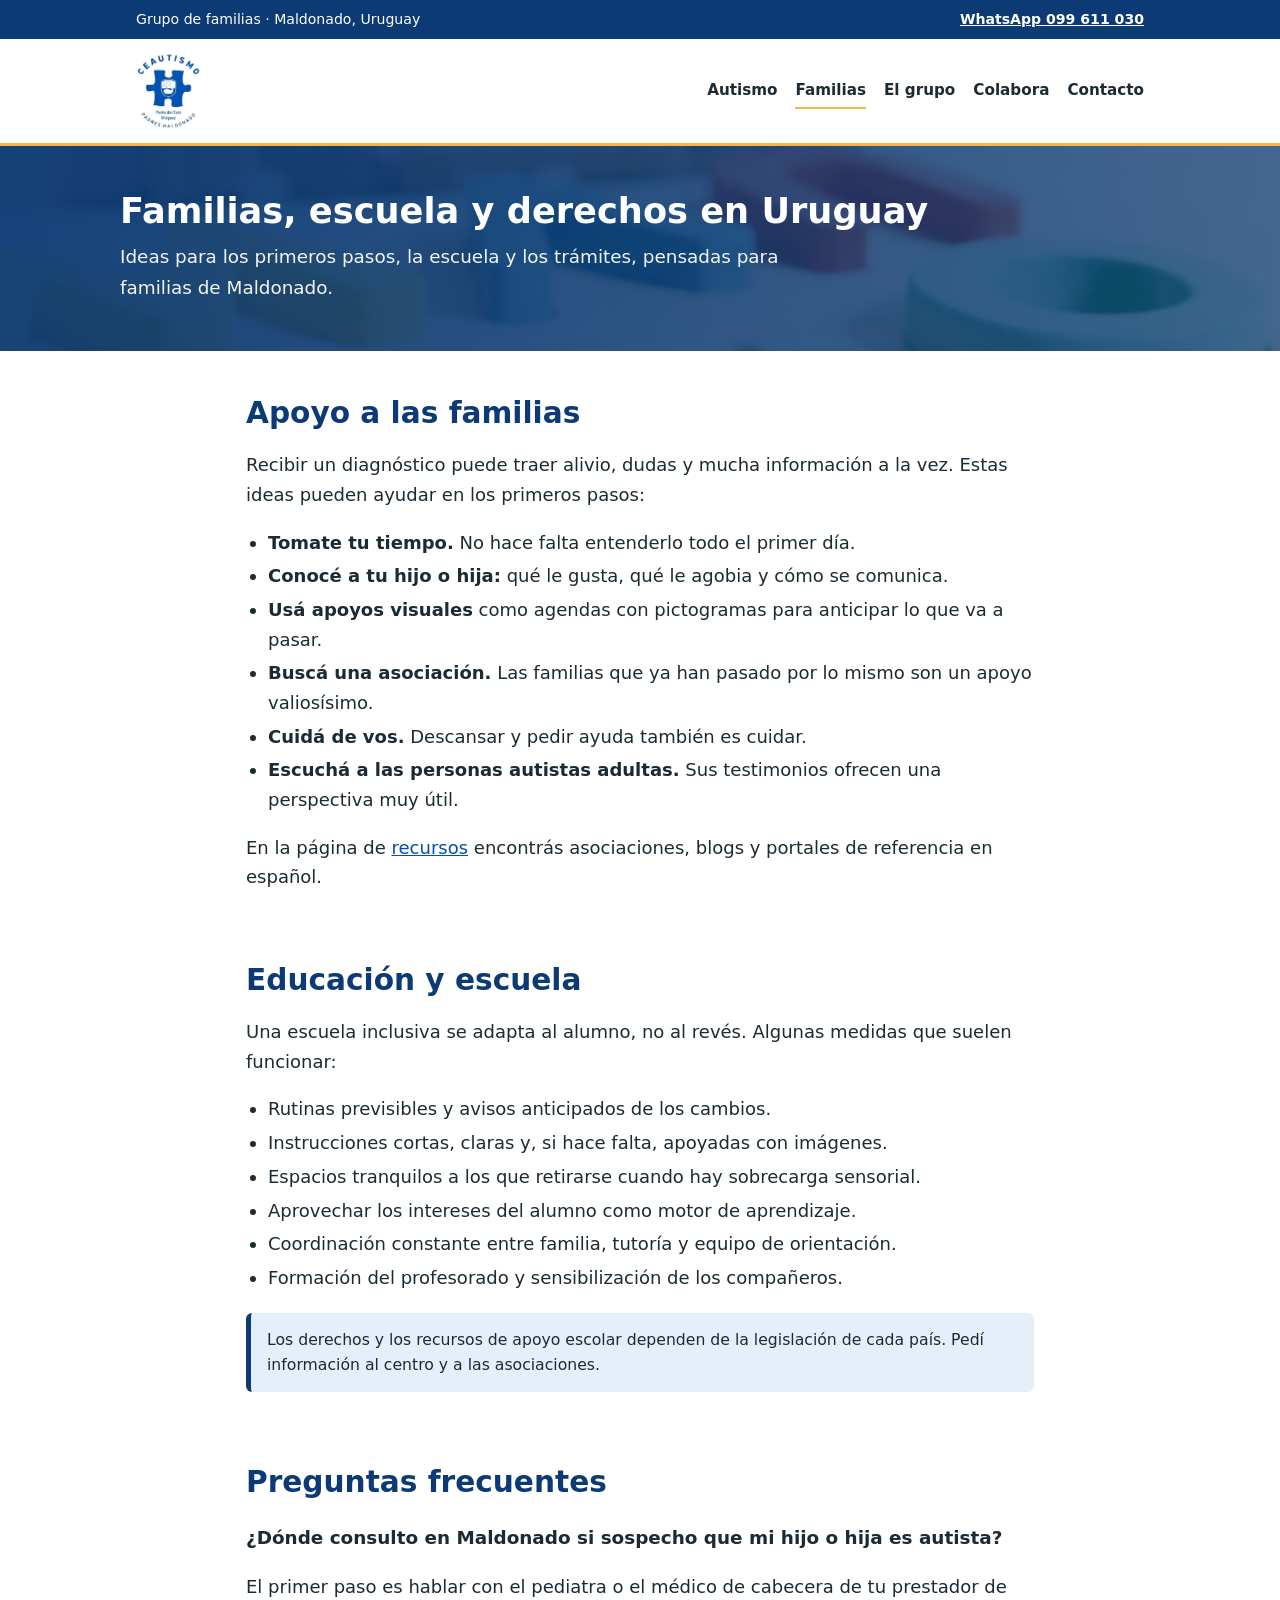
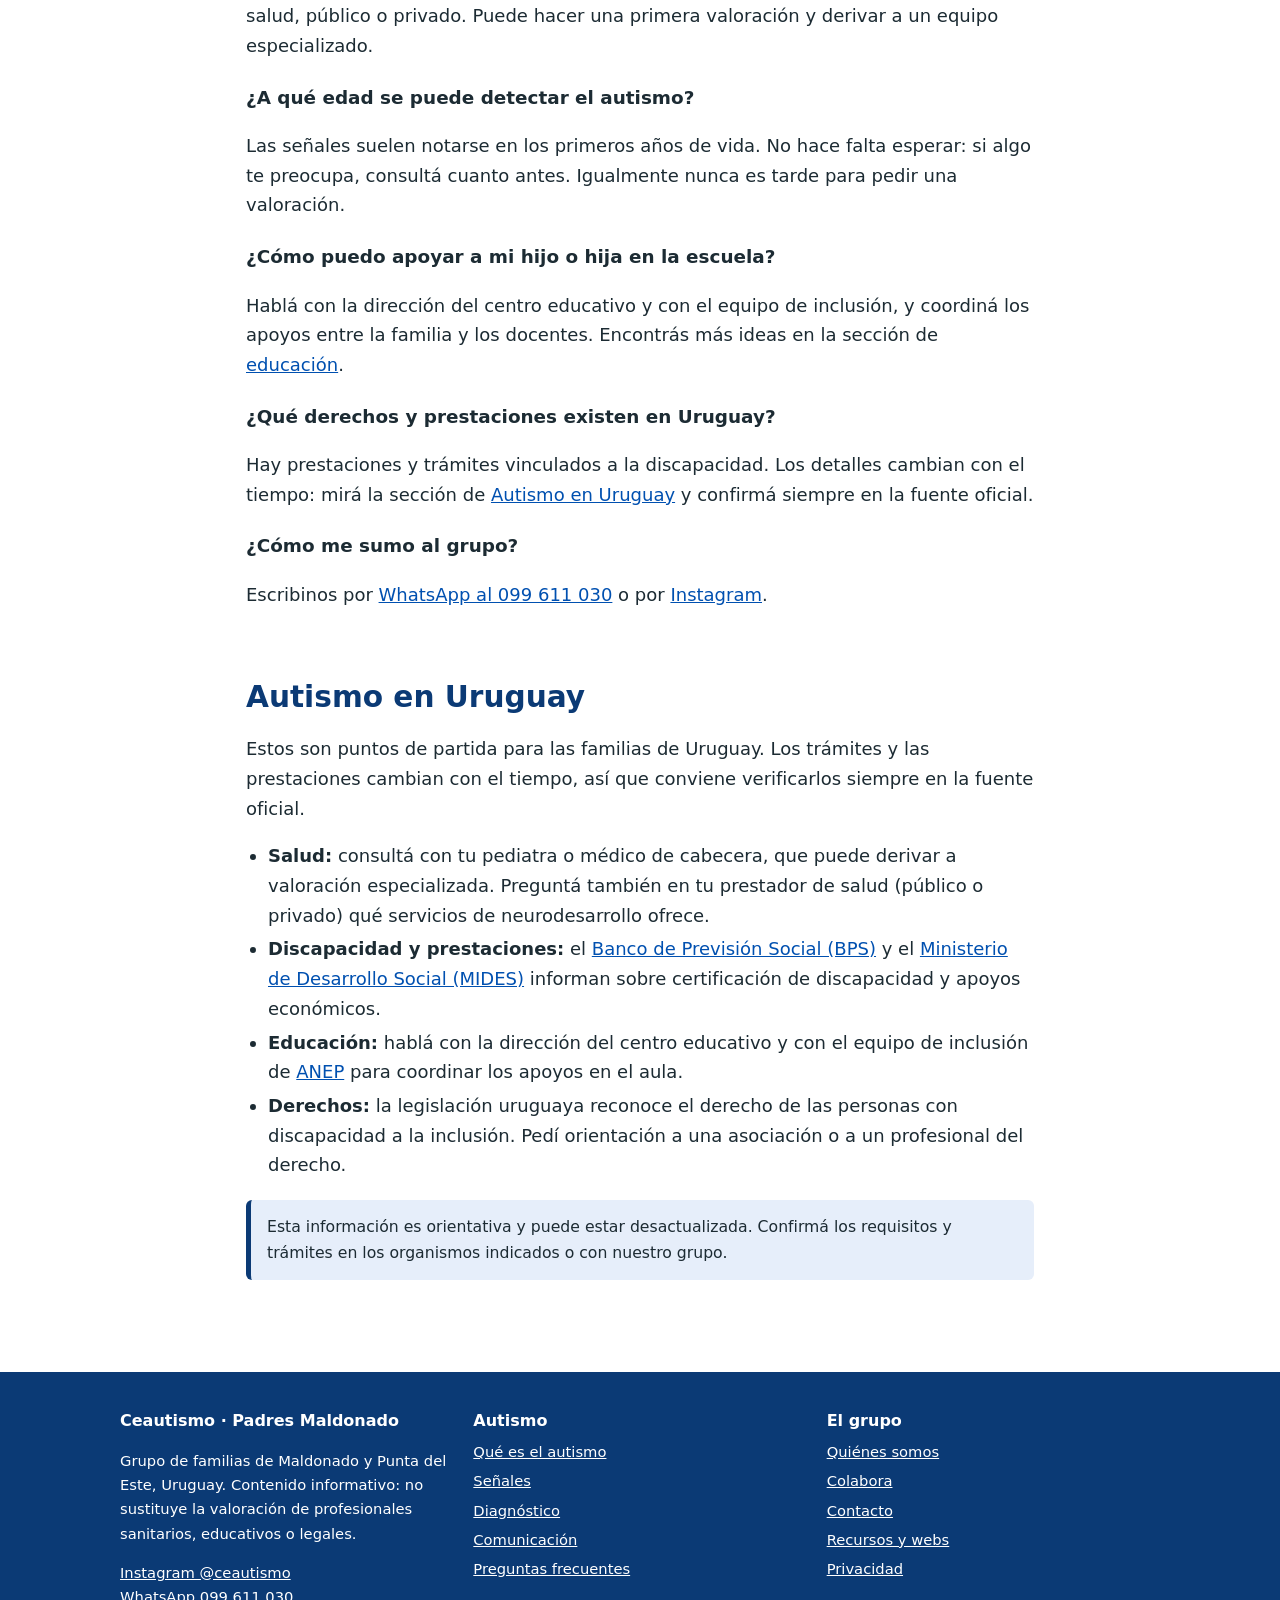
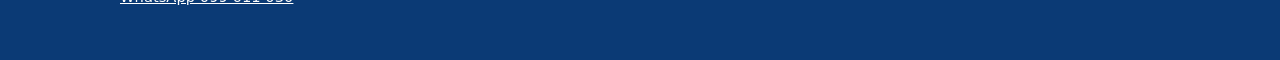
<file: familias.html>
<!DOCTYPE html>
<html lang="es-UY">
<head>
<meta charset="utf-8">
<meta name="viewport" content="width=device-width, initial-scale=1">
<title>Apoyo a familias con hijos autistas en Maldonado | Ceautismo</title>
<meta name="description" content="Primeros pasos tras un diagnóstico, apoyos en la escuela, derechos y prestaciones en Uruguay y preguntas frecuentes de familias de Maldonado con hijos autistas o neurodivergentes.">
<link rel="canonical" href="https://avvedit-creator.github.io/autismo-recursos/familias.html">
<meta name="robots" content="index,follow,max-image-preview:large">
<meta name="theme-color" content="#0b3a75">
<meta name="geo.region" content="UY-MA">
<meta name="geo.placename" content="Maldonado, Uruguay">
<link rel="icon" type="image/png" href="img/favicon-64.png">
<link rel="apple-touch-icon" href="img/apple-touch-icon.png">
<meta property="og:type" content="website">
<meta property="og:locale" content="es_UY">
<meta property="og:site_name" content="Ceautismo Padres Maldonado">
<meta property="og:title" content="Apoyo a familias con hijos autistas en Maldonado | Ceautismo">
<meta property="og:description" content="Primeros pasos tras un diagnóstico, apoyos en la escuela, derechos y prestaciones en Uruguay y preguntas frecuentes de familias de Maldonado con hijos autistas o neurodivergentes.">
<meta property="og:url" content="https://avvedit-creator.github.io/autismo-recursos/familias.html">
<meta property="og:image" content="https://avvedit-creator.github.io/autismo-recursos/img/og-image.png">
<meta property="og:image:width" content="1200">
<meta property="og:image:height" content="630">
<meta name="twitter:card" content="summary_large_image">
<meta name="twitter:image" content="https://avvedit-creator.github.io/autismo-recursos/img/og-image.png">
<link rel="stylesheet" href="css/style.css?v=6">

</head>
<body>
<div class="util"><div class="in"><span>Grupo de familias · Maldonado, Uruguay</span><a href="https://wa.me/59899611030" rel="noopener">WhatsApp 099 611 030</a></div></div>
<header class="top"><nav aria-label="Principal">
<a class="logo" href="./"><img src="img/logo.png" width="146" height="179" alt="Ceautismo, Padres Maldonado, Punta del Este, Uruguay"></a>
<a href="autismo.html">Autismo</a><a href="familias.html" aria-current="page">Familias</a><a href="el-grupo.html">El grupo</a><a href="colabora.html">Colabora</a><a href="contacto.html">Contacto</a><a id="nav-donar" class="nav-cta" href="colabora.html#donar" hidden>Donar</a>
</nav></header>
<div class="page-hero has-video" data-vid="b"><div class="in"><h1>Familias, escuela y derechos en Uruguay</h1><p>Ideas para los primeros pasos, la escuela y los trámites, pensadas para familias de Maldonado.</p></div></div>
<main class="wrap">

<section id="familias">
<h2>Apoyo a las familias</h2>
<p>Recibir un diagnóstico puede traer alivio, dudas y mucha información a la vez. Estas ideas pueden ayudar en los primeros pasos:</p>
<ul>
<li><strong>Tomate tu tiempo.</strong> No hace falta entenderlo todo el primer día.</li>
<li><strong>Conocé a tu hijo o hija:</strong> qué le gusta, qué le agobia y cómo se comunica.</li>
<li><strong>Usá apoyos visuales</strong> como agendas con pictogramas para anticipar lo que va a pasar.</li>
<li><strong>Buscá una asociación.</strong> Las familias que ya han pasado por lo mismo son un apoyo valiosísimo.</li>
<li><strong>Cuidá de vos.</strong> Descansar y pedir ayuda también es cuidar.</li>
<li><strong>Escuchá a las personas autistas adultas.</strong> Sus testimonios ofrecen una perspectiva muy útil.</li>
</ul>
<p>En la página de <a href="recursos.html">recursos</a> encontrás asociaciones, blogs y portales de referencia en español.</p>
</section>

<section id="educacion">
<h2>Educación y escuela</h2>
<p>Una escuela inclusiva se adapta al alumno, no al revés. Algunas medidas que suelen funcionar:</p>
<ul>
<li>Rutinas previsibles y avisos anticipados de los cambios.</li>
<li>Instrucciones cortas, claras y, si hace falta, apoyadas con imágenes.</li>
<li>Espacios tranquilos a los que retirarse cuando hay sobrecarga sensorial.</li>
<li>Aprovechar los intereses del alumno como motor de aprendizaje.</li>
<li>Coordinación constante entre familia, tutoría y equipo de orientación.</li>
<li>Formación del profesorado y sensibilización de los compañeros.</li>
</ul>
<div class="note">Los derechos y los recursos de apoyo escolar dependen de la legislación de cada país. Pedí información al centro y a las asociaciones.</div>
</section>

<section id="preguntas">
<h2>Preguntas frecuentes</h2>
<h3>¿Dónde consulto en Maldonado si sospecho que mi hijo o hija es autista?</h3>
<p>El primer paso es hablar con el pediatra o el médico de cabecera de tu prestador de salud, público o privado. Puede hacer una primera valoración y derivar a un equipo especializado.</p>
<h3>¿A qué edad se puede detectar el autismo?</h3>
<p>Las señales suelen notarse en los primeros años de vida. No hace falta esperar: si algo te preocupa, consultá cuanto antes. Igualmente nunca es tarde para pedir una valoración.</p>
<h3>¿Cómo puedo apoyar a mi hijo o hija en la escuela?</h3>
<p>Hablá con la dirección del centro educativo y con el equipo de inclusión, y coordiná los apoyos entre la familia y los docentes. Encontrás más ideas en la sección de <a href="#educacion">educación</a>.</p>
<h3>¿Qué derechos y prestaciones existen en Uruguay?</h3>
<p>Hay prestaciones y trámites vinculados a la discapacidad. Los detalles cambian con el tiempo: mirá la sección de <a href="#uruguay">Autismo en Uruguay</a> y confirmá siempre en la fuente oficial.</p>
<h3>¿Cómo me sumo al grupo?</h3>
<p>Escribinos por <a href="https://wa.me/59899611030" rel="noopener">WhatsApp al 099 611 030</a> o por <a href="https://www.instagram.com/ceautismo/" rel="noopener">Instagram</a>.</p>
</section>

<section id="uruguay">
<h2>Autismo en Uruguay</h2>
<p>Estos son puntos de partida para las familias de Uruguay. Los trámites y las prestaciones cambian con el tiempo, así que conviene verificarlos siempre en la fuente oficial.</p>
<ul>
<li><strong>Salud:</strong> consultá con tu pediatra o médico de cabecera, que puede derivar a valoración especializada. Preguntá también en tu prestador de salud (público o privado) qué servicios de neurodesarrollo ofrece.</li>
<li><strong>Discapacidad y prestaciones:</strong> el <a href="https://www.bps.gub.uy/" rel="noopener">Banco de Previsión Social (BPS)</a> y el <a href="https://www.gub.uy/ministerio-desarrollo-social/" rel="noopener">Ministerio de Desarrollo Social (MIDES)</a> informan sobre certificación de discapacidad y apoyos económicos.</li>
<li><strong>Educación:</strong> hablá con la dirección del centro educativo y con el equipo de inclusión de <a href="https://www.anep.edu.uy/" rel="noopener">ANEP</a> para coordinar los apoyos en el aula.</li>
<li><strong>Derechos:</strong> la legislación uruguaya reconoce el derecho de las personas con discapacidad a la inclusión. Pedí orientación a una asociación o a un profesional del derecho.</li>
</ul>
<div class="note">Esta información es orientativa y puede estar desactualizada. Confirmá los requisitos y trámites en los organismos indicados o con nuestro grupo.</div>
</section>
</main>

<footer class="site"><div class="in">
<div><h3>Ceautismo · Padres Maldonado</h3>
<p>Grupo de familias de Maldonado y Punta del Este, Uruguay. Contenido informativo: no sustituye la valoración de profesionales sanitarios, educativos o legales.</p>
<p class="social"><a href="https://www.instagram.com/ceautismo/" rel="noopener">Instagram @ceautismo</a><br><a href="https://wa.me/59899611030" rel="noopener">WhatsApp 099 611 030</a></p></div>
<div><h3>Autismo</h3><ul class="flist">
<li><a href="autismo.html#que-es">Qué es el autismo</a></li>
<li><a href="autismo.html#senales">Señales</a></li>
<li><a href="autismo.html#diagnostico">Diagnóstico</a></li>
<li><a href="autismo.html#comunicacion">Comunicación</a></li>
<li><a href="familias.html#preguntas">Preguntas frecuentes</a></li></ul></div>
<div><h3>El grupo</h3><ul class="flist">
<li><a href="el-grupo.html">Quiénes somos</a></li>
<li><a href="colabora.html">Colabora</a></li>
<li><a href="contacto.html">Contacto</a></li>
<li><a href="recursos.html">Recursos y webs</a></li>
<li><a href="privacidad.html">Privacidad</a></li></ul></div>
</div></footer>
<script src="js/donar.js?v=6"></script>
<script src="js/video.js?v=6" defer></script>
</body>
</html>
</file>
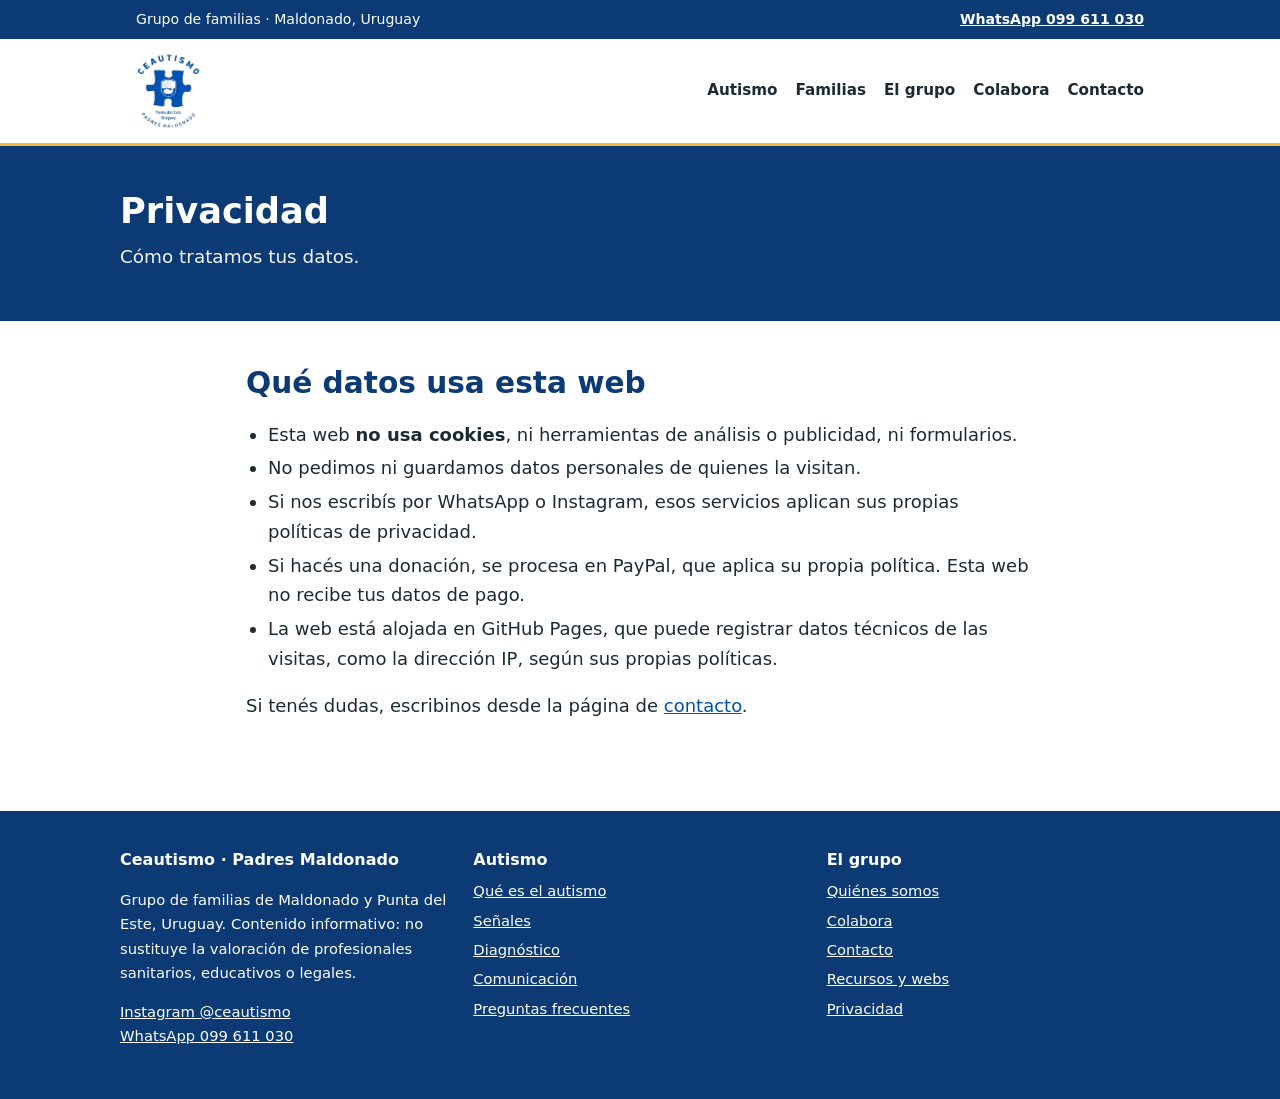
<file: privacidad.html>
<!DOCTYPE html>
<html lang="es-UY">
<head>
<meta charset="utf-8">
<meta name="viewport" content="width=device-width, initial-scale=1">
<title>Privacidad | Ceautismo Padres Maldonado</title>
<meta name="description" content="Qué datos usa la web de Ceautismo Padres Maldonado: no usa cookies ni herramientas de análisis y no recoge datos personales.">
<link rel="canonical" href="https://avvedit-creator.github.io/autismo-recursos/privacidad.html">
<meta name="robots" content="index,follow,max-image-preview:large">
<meta name="theme-color" content="#0b3a75">
<meta name="geo.region" content="UY-MA">
<meta name="geo.placename" content="Maldonado, Uruguay">
<link rel="icon" type="image/png" href="img/favicon-64.png">
<link rel="apple-touch-icon" href="img/apple-touch-icon.png">
<meta property="og:type" content="website">
<meta property="og:locale" content="es_UY">
<meta property="og:site_name" content="Ceautismo Padres Maldonado">
<meta property="og:title" content="Privacidad | Ceautismo Padres Maldonado">
<meta property="og:description" content="Qué datos usa la web de Ceautismo Padres Maldonado: no usa cookies ni herramientas de análisis y no recoge datos personales.">
<meta property="og:url" content="https://avvedit-creator.github.io/autismo-recursos/privacidad.html">
<meta property="og:image" content="https://avvedit-creator.github.io/autismo-recursos/img/og-image.png">
<meta property="og:image:width" content="1200">
<meta property="og:image:height" content="630">
<meta name="twitter:card" content="summary_large_image">
<meta name="twitter:image" content="https://avvedit-creator.github.io/autismo-recursos/img/og-image.png">
<link rel="stylesheet" href="css/style.css?v=6">

</head>
<body>
<div class="util"><div class="in"><span>Grupo de familias · Maldonado, Uruguay</span><a href="https://wa.me/59899611030" rel="noopener">WhatsApp 099 611 030</a></div></div>
<header class="top"><nav aria-label="Principal">
<a class="logo" href="./"><img src="img/logo.png" width="146" height="179" alt="Ceautismo, Padres Maldonado, Punta del Este, Uruguay"></a>
<a href="autismo.html">Autismo</a><a href="familias.html">Familias</a><a href="el-grupo.html">El grupo</a><a href="colabora.html">Colabora</a><a href="contacto.html">Contacto</a><a id="nav-donar" class="nav-cta" href="colabora.html#donar" hidden>Donar</a>
</nav></header>
<div class="page-hero"><div class="in"><h1>Privacidad</h1><p>Cómo tratamos tus datos.</p></div></div>
<main class="wrap">

<section id="privacidad">
<h2>Qué datos usa esta web</h2>
<ul>
<li>Esta web <strong>no usa cookies</strong>, ni herramientas de análisis o publicidad, ni formularios.</li>
<li>No pedimos ni guardamos datos personales de quienes la visitan.</li>
<li>Si nos escribís por WhatsApp o Instagram, esos servicios aplican sus propias políticas de privacidad.</li>
<li>Si hacés una donación, se procesa en PayPal, que aplica su propia política. Esta web no recibe tus datos de pago.</li>
<li>La web está alojada en GitHub Pages, que puede registrar datos técnicos de las visitas, como la dirección IP, según sus propias políticas.</li>
</ul>
<p>Si tenés dudas, escribinos desde la página de <a href="contacto.html">contacto</a>.</p>
</section>
</main>

<footer class="site"><div class="in">
<div><h3>Ceautismo · Padres Maldonado</h3>
<p>Grupo de familias de Maldonado y Punta del Este, Uruguay. Contenido informativo: no sustituye la valoración de profesionales sanitarios, educativos o legales.</p>
<p class="social"><a href="https://www.instagram.com/ceautismo/" rel="noopener">Instagram @ceautismo</a><br><a href="https://wa.me/59899611030" rel="noopener">WhatsApp 099 611 030</a></p></div>
<div><h3>Autismo</h3><ul class="flist">
<li><a href="autismo.html#que-es">Qué es el autismo</a></li>
<li><a href="autismo.html#senales">Señales</a></li>
<li><a href="autismo.html#diagnostico">Diagnóstico</a></li>
<li><a href="autismo.html#comunicacion">Comunicación</a></li>
<li><a href="familias.html#preguntas">Preguntas frecuentes</a></li></ul></div>
<div><h3>El grupo</h3><ul class="flist">
<li><a href="el-grupo.html">Quiénes somos</a></li>
<li><a href="colabora.html">Colabora</a></li>
<li><a href="contacto.html">Contacto</a></li>
<li><a href="recursos.html">Recursos y webs</a></li>
<li><a href="privacidad.html">Privacidad</a></li></ul></div>
</div></footer>
<script src="js/donar.js?v=6"></script>
<script src="js/video.js?v=6" defer></script>
</body>
</html>
</file>
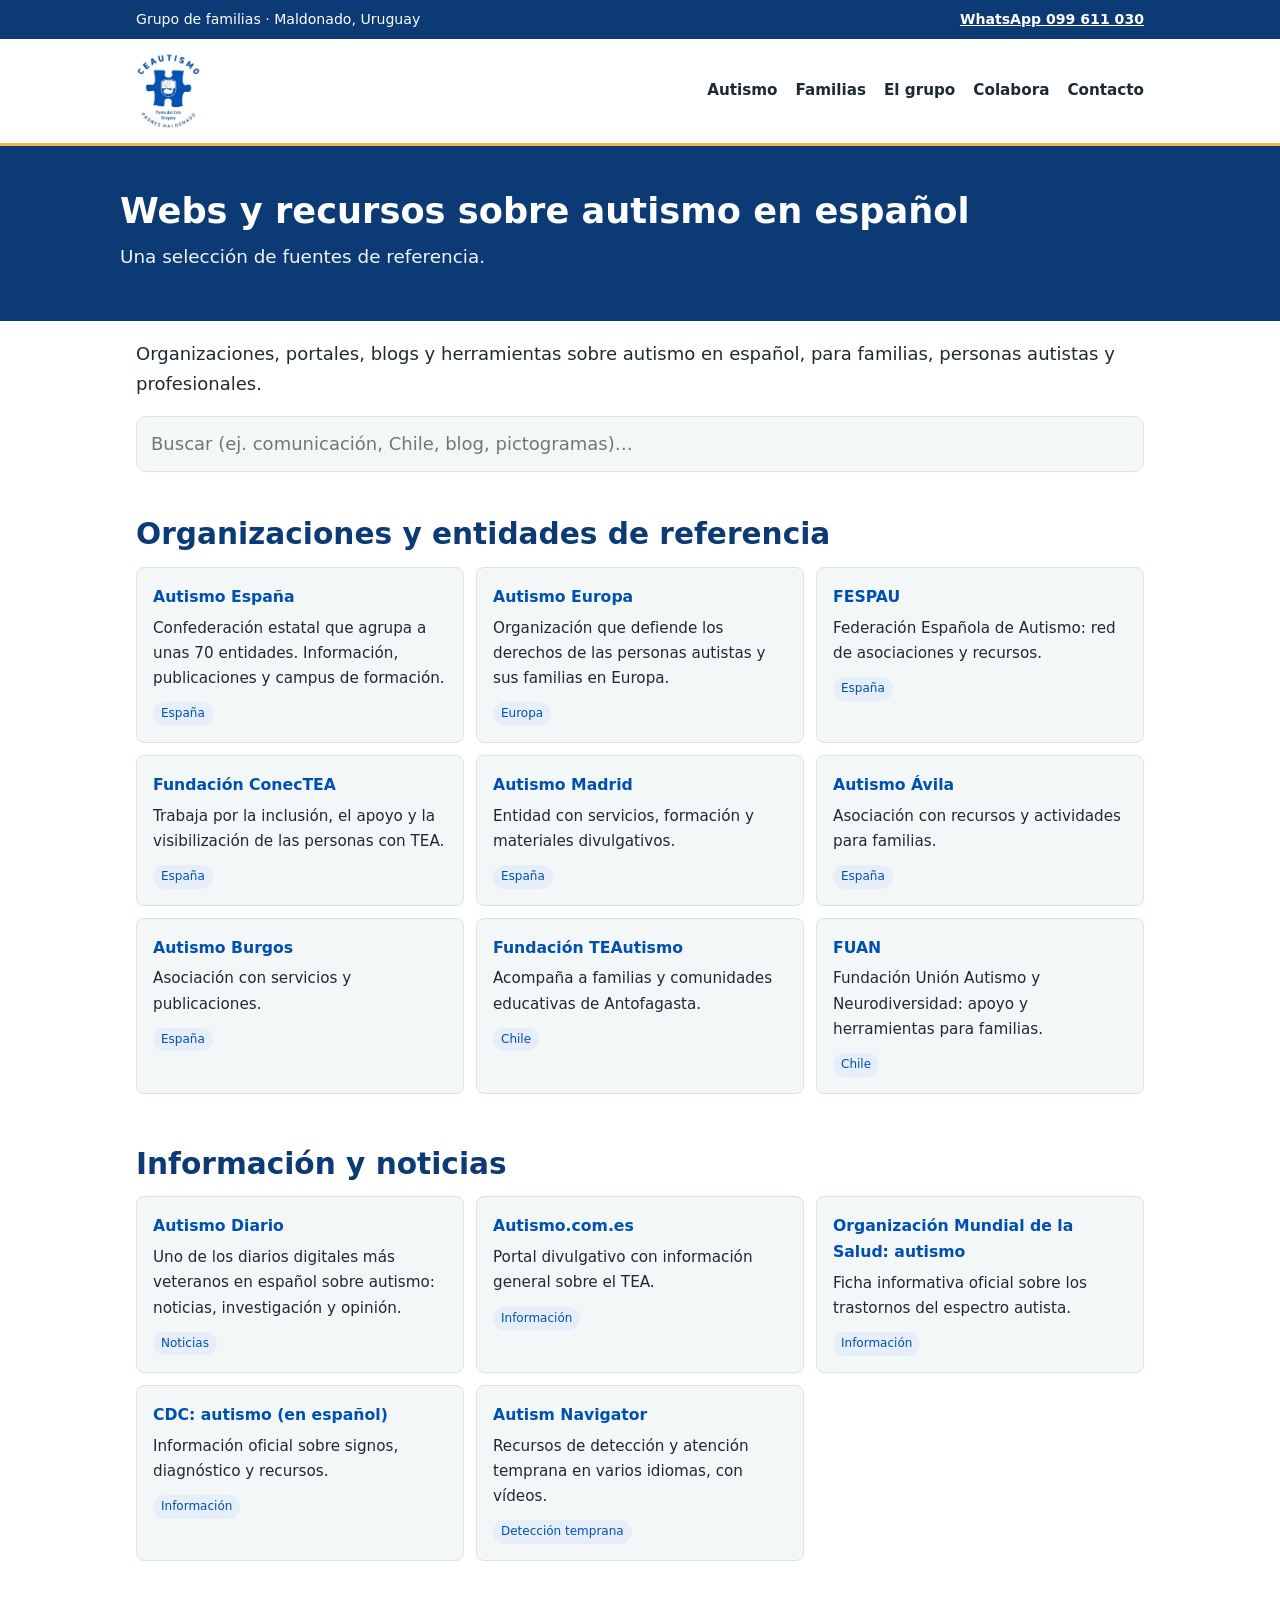
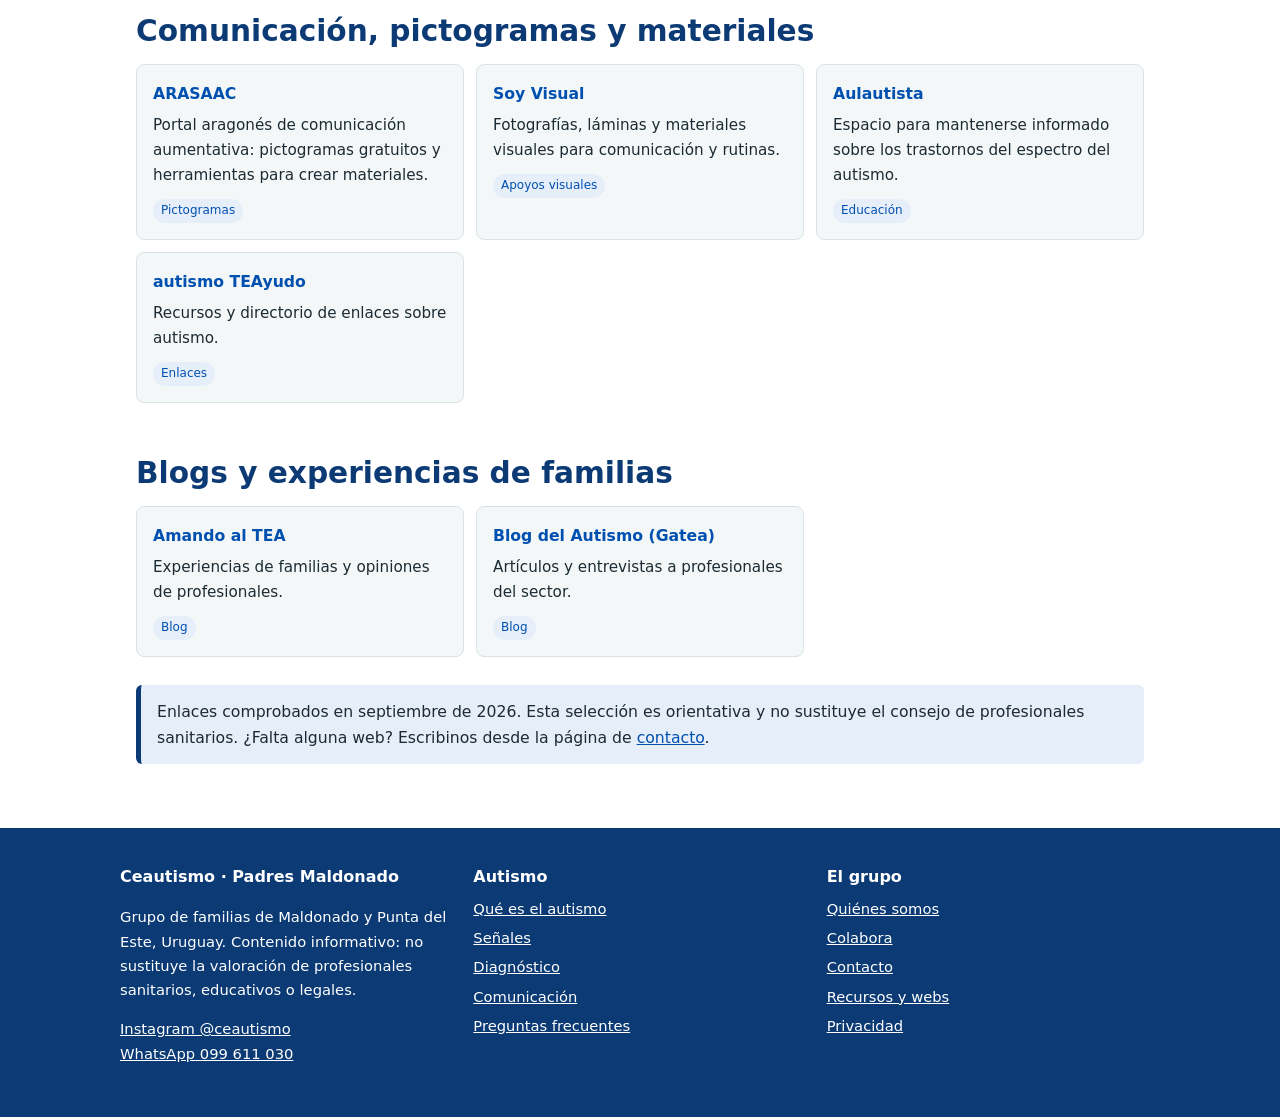
<file: recursos.html>
<!DOCTYPE html>
<html lang="es-UY">
<head>
<meta charset="utf-8">
<meta name="viewport" content="width=device-width, initial-scale=1">
<title>Webs y recursos sobre autismo en español | Ceautismo</title>
<meta name="description" content="Directorio de organizaciones, portales, blogs y herramientas sobre autismo (TEA) en español, con recursos de Uruguay, España y Chile.">
<link rel="canonical" href="https://avvedit-creator.github.io/autismo-recursos/recursos.html">
<meta name="robots" content="index,follow">
<meta name="theme-color" content="#0b3a75">
<meta name="geo.region" content="UY-MA">
<meta name="geo.placename" content="Maldonado, Uruguay">
<link rel="icon" type="image/png" href="img/favicon-64.png">
<link rel="apple-touch-icon" href="img/apple-touch-icon.png">
<meta property="og:type" content="website">
<meta property="og:locale" content="es_UY">
<meta property="og:site_name" content="Ceautismo Padres Maldonado">
<meta property="og:title" content="Webs y recursos sobre autismo en español | Ceautismo">
<meta property="og:description" content="Directorio de organizaciones, portales, blogs y herramientas sobre autismo (TEA) en español, con recursos de Uruguay, España y Chile.">
<meta property="og:url" content="https://avvedit-creator.github.io/autismo-recursos/recursos.html">
<meta property="og:image" content="https://avvedit-creator.github.io/autismo-recursos/img/og-image.png">
<meta property="og:image:width" content="1200">
<meta property="og:image:height" content="630">
<meta name="twitter:card" content="summary_large_image">
<meta name="twitter:image" content="https://avvedit-creator.github.io/autismo-recursos/img/og-image.png">
<link rel="stylesheet" href="css/style.css?v=6">

</head>
<body>
<div class="util"><div class="in"><span>Grupo de familias · Maldonado, Uruguay</span><a href="https://wa.me/59899611030" rel="noopener">WhatsApp 099 611 030</a></div></div>
<header class="top"><nav aria-label="Principal">
<a class="logo" href="./"><img src="img/logo.png" width="146" height="179" alt="Ceautismo, Padres Maldonado, Punta del Este, Uruguay"></a>
<a href="autismo.html">Autismo</a><a href="familias.html">Familias</a><a href="el-grupo.html">El grupo</a><a href="colabora.html">Colabora</a><a href="contacto.html">Contacto</a><a id="nav-donar" class="nav-cta" href="colabora.html#donar" hidden>Donar</a>
</nav></header>
<div class="page-hero"><div class="in"><h1>Webs y recursos sobre autismo en español</h1><p>Una selección de fuentes de referencia.</p></div></div>
<main class="wrap wide">
<p>Organizaciones, portales, blogs y herramientas sobre autismo en español, para familias, personas autistas y profesionales.</p>
<input id="q" type="search" placeholder="Buscar (ej. comunicación, Chile, blog, pictogramas)…" aria-label="Buscar">
<div id="list"></div>
<p class="note">Enlaces comprobados en septiembre de 2026. Esta selección es orientativa y no sustituye el consejo de profesionales sanitarios. ¿Falta alguna web? Escribinos desde la página de <a href="contacto.html">contacto</a>.</p>
</main>
<script>
const data=[
{t:"Organizaciones y entidades de referencia",items:[
["Autismo España","https://autismo.org.es/","Confederación estatal que agrupa a unas 70 entidades. Información, publicaciones y campus de formación.","España"],
["Autismo Europa","https://www.autismeurope.org/","Organización que defiende los derechos de las personas autistas y sus familias en Europa.","Europa"],
["FESPAU","https://fespau.es/","Federación Española de Autismo: red de asociaciones y recursos.","España"],
["Fundación ConecTEA","https://www.fundacionconectea.org/","Trabaja por la inclusión, el apoyo y la visibilización de las personas con TEA.","España"],
["Autismo Madrid","https://www.autismomadrid.es/","Entidad con servicios, formación y materiales divulgativos.","España"],
["Autismo Ávila","https://www.autismoavila.org/","Asociación con recursos y actividades para familias.","España"],
["Autismo Burgos","https://www.autismoburgos.es/","Asociación con servicios y publicaciones.","España"],
["Fundación TEAutismo","https://www.fundacionteautismo.cl/","Acompaña a familias y comunidades educativas de Antofagasta.","Chile"],
["FUAN","https://fuan.cl/","Fundación Unión Autismo y Neurodiversidad: apoyo y herramientas para familias.","Chile"]]},
{t:"Información y noticias",items:[
["Autismo Diario","https://www.autismodiario.com/","Uno de los diarios digitales más veteranos en español sobre autismo: noticias, investigación y opinión.","Noticias"],
["Autismo.com.es","https://www.autismo.com.es/","Portal divulgativo con información general sobre el TEA.","Información"],
["Organización Mundial de la Salud: autismo","https://www.who.int/es/news-room/fact-sheets/detail/autism-spectrum-disorders","Ficha informativa oficial sobre los trastornos del espectro autista.","Información"],
["CDC: autismo (en español)","https://www.cdc.gov/autism/es/","Información oficial sobre signos, diagnóstico y recursos.","Información"],
["Autism Navigator","https://autismnavigator.com/","Recursos de detección y atención temprana en varios idiomas, con vídeos.","Detección temprana"]]},
{t:"Comunicación, pictogramas y materiales",items:[
["ARASAAC","https://www.arasaac.org/","Portal aragonés de comunicación aumentativa: pictogramas gratuitos y herramientas para crear materiales.","Pictogramas"],
["Soy Visual","https://www.soyvisual.org/","Fotografías, láminas y materiales visuales para comunicación y rutinas.","Apoyos visuales"],
["Aulautista","https://www.aulautista.com/","Espacio para mantenerse informado sobre los trastornos del espectro del autismo.","Educación"],
["autismo TEAyudo","https://www.autismoteayudo.com/","Recursos y directorio de enlaces sobre autismo.","Enlaces"]]},
{t:"Blogs y experiencias de familias",items:[
["Amando al TEA","https://amandoaltea.com/","Experiencias de familias y opiniones de profesionales.","Blog"],
["Blog del Autismo (Gatea)","https://gatea.org/blog-autismo/","Artículos y entrevistas a profesionales del sector.","Blog"]]}
];
const list=document.getElementById('list'),q=document.getElementById('q');
const esc=s=>s.replace(/[&<>"]/g,c=>({'&':'&amp;','<':'&lt;','>':'&gt;','"':'&quot;'}[c]));
list.innerHTML=data.map(g=>`<section><h2>${esc(g.t)}</h2><div class="grid">`+g.items.map(([n,u,d,tag])=>
`<div class="card" data-s="${esc((n+' '+d+' '+tag).toLowerCase())}"><a href="${u}" target="_blank" rel="noopener noreferrer">${esc(n)}</a><p>${esc(d)}</p><span class="tag">${esc(tag)}</span></div>`).join('')+`</div></section>`).join('');
q.addEventListener('input',()=>{const v=q.value.toLowerCase().trim();
document.querySelectorAll('.card').forEach(c=>c.hidden=v&&!c.dataset.s.includes(v));
document.querySelectorAll('section').forEach(s=>s.hidden=!s.querySelector('.card:not([hidden])'));});
</script>

<footer class="site"><div class="in">
<div><h3>Ceautismo · Padres Maldonado</h3>
<p>Grupo de familias de Maldonado y Punta del Este, Uruguay. Contenido informativo: no sustituye la valoración de profesionales sanitarios, educativos o legales.</p>
<p class="social"><a href="https://www.instagram.com/ceautismo/" rel="noopener">Instagram @ceautismo</a><br><a href="https://wa.me/59899611030" rel="noopener">WhatsApp 099 611 030</a></p></div>
<div><h3>Autismo</h3><ul class="flist">
<li><a href="autismo.html#que-es">Qué es el autismo</a></li>
<li><a href="autismo.html#senales">Señales</a></li>
<li><a href="autismo.html#diagnostico">Diagnóstico</a></li>
<li><a href="autismo.html#comunicacion">Comunicación</a></li>
<li><a href="familias.html#preguntas">Preguntas frecuentes</a></li></ul></div>
<div><h3>El grupo</h3><ul class="flist">
<li><a href="el-grupo.html">Quiénes somos</a></li>
<li><a href="colabora.html">Colabora</a></li>
<li><a href="contacto.html">Contacto</a></li>
<li><a href="recursos.html">Recursos y webs</a></li>
<li><a href="privacidad.html">Privacidad</a></li></ul></div>
</div></footer>
<script src="js/donar.js?v=6"></script>
<script src="js/video.js?v=6" defer></script>
</body>
</html>
</file>
<file: css/style.css>
:root{--bg:#ffffff;--fg:#1c2b33;--muted:#4d5f69;--card:#f3f7f8;--line:#d9e3e7;--brand:#0b3a75;--brand-fg:#ffffff;--link:#0050b0;--cta:#f4b942;--cta-fg:#1c2b33;--soft:#e6eefa}
@media (prefers-color-scheme:dark){:root{--bg:#10191d;--fg:#e8eef0;--muted:#a3b3ba;--card:#182329;--line:#2a3a42;--brand:#0a2647;--brand-fg:#ffffff;--link:#8ab8f0;--cta:#f4b942;--cta-fg:#1c2b33;--soft:#14284a}}
*{box-sizing:border-box}
html{scroll-behavior:smooth}
body{margin:0;background:var(--bg);color:var(--fg);font:18px/1.65 system-ui,-apple-system,Segoe UI,Roboto,sans-serif}
a{color:var(--link)}
.util{background:var(--brand);color:var(--brand-fg);font-size:.88rem}
.util .in{max-width:1040px;margin:0 auto;padding:8px 16px;display:flex;justify-content:space-between;gap:8px 16px;flex-wrap:wrap}
.util a{color:var(--brand-fg);font-weight:600}
header.top{position:sticky;top:0;background:var(--bg);border-bottom:3px solid var(--cta);z-index:5}
nav{max-width:1040px;margin:0 auto;padding:12px 16px;display:flex;gap:8px 18px;flex-wrap:wrap;align-items:center;font-size:.95rem}
.logo{margin-right:auto;display:flex;align-items:center;text-decoration:none}
.logo img{height:80px;width:auto;display:block}
@media (prefers-color-scheme:dark){.logo img{background:#fff;border-radius:8px;padding:3px}}
nav a:not(.logo){text-decoration:none;font-weight:600;color:var(--fg);padding:4px 0;border-bottom:2px solid transparent}
nav a:not(.logo):hover{border-bottom-color:var(--cta)}
.hero{background:var(--brand);color:var(--brand-fg);padding:64px 16px 72px}
.hero .in{max-width:1040px;margin:0 auto}
.hero h1{font-size:2.6rem;line-height:1.15;margin:0 0 16px;max-width:22ch}
.hero p{font-size:1.25rem;margin:0 0 26px;max-width:46ch;opacity:.95}
.btn{display:inline-block;background:var(--cta);color:var(--cta-fg);padding:14px 24px;border-radius:6px;text-decoration:none;font-weight:700;margin:0 10px 10px 0}
.btn:hover{filter:brightness(.95)}
.btn.alt{background:transparent;color:var(--brand-fg);border:2px solid var(--brand-fg)}
.tiles{max-width:1040px;margin:-36px auto 0;padding:0 16px;display:grid;gap:14px;grid-template-columns:repeat(auto-fit,minmax(210px,1fr));position:relative}
.tile{background:var(--bg);border:1px solid var(--line);border-top:5px solid var(--cta);border-radius:8px;padding:18px;text-decoration:none;color:var(--fg);box-shadow:0 4px 14px rgba(0,0,0,.08)}
.tile strong{display:block;font-size:1.1rem;color:var(--link);margin-bottom:4px}
.tile span{font-size:.95rem;color:var(--muted)}
.tile:hover{transform:translateY(-2px)}
.wrap{max-width:820px;margin:0 auto;padding:0 16px}
section{padding:44px 0 8px}
h2{font-size:1.85rem;margin:0 0 14px;line-height:1.25;color:var(--brand)}
@media (prefers-color-scheme:dark){h2{color:var(--fg)}}
h3{font-size:1.15rem;margin:22px 0 6px}
ul{padding-left:22px}li{margin:4px 0}
.note{background:var(--soft);border-left:5px solid var(--brand);border-radius:6px;padding:14px 16px;margin:20px 0;font-size:.98rem}
.cards{display:grid;gap:14px;grid-template-columns:repeat(auto-fit,minmax(230px,1fr));margin:16px 0}
.card{background:var(--card);border:1px solid var(--line);border-radius:8px;padding:16px;font-size:.98rem}
.card h3{margin:0 0 6px;font-size:1.05rem;color:var(--link)}
.contact-box{background:var(--brand);color:var(--brand-fg);border-radius:10px;padding:28px;margin:8px 0 0}
.contact-box h2{color:var(--brand-fg);margin-top:0}
.contact-box a:not(.btn){color:var(--brand-fg)}
footer.site{margin-top:64px;background:var(--brand);color:var(--brand-fg);padding:36px 16px;font-size:.92rem}
footer.site .in{max-width:1040px;margin:0 auto;display:grid;gap:20px;grid-template-columns:repeat(auto-fit,minmax(240px,1fr))}
footer.site a{color:var(--brand-fg)}
footer.site h3{margin:0 0 6px;font-size:1rem}
:focus-visible{outline:3px solid var(--cta);outline-offset:2px}
@media (max-width:700px){nav{flex-wrap:nowrap;overflow-x:auto;white-space:nowrap;gap:18px;-webkit-overflow-scrolling:touch}.logo{margin-right:8px;flex:none}.logo img{height:60px}nav a{flex:none}}
@media (max-width:560px){.hero h1{font-size:2.1rem}body{font-size:17px}.hero{padding:44px 16px 64px}}
.donate{background:var(--soft);border:1px solid var(--line);border-radius:10px;padding:28px;margin:8px 0 0}
.donate h2{margin-top:0}
.donate small{display:block;margin-top:10px;color:var(--muted);font-size:.85rem}
.page-hero{background:var(--brand);color:var(--brand-fg);padding:44px 16px 48px}
.page-hero .in{max-width:1040px;margin:0 auto}
.page-hero h1{font-size:2.2rem;line-height:1.2;margin:0 0 10px}
.page-hero p{margin:0;font-size:1.15rem;max-width:60ch;opacity:.95}
nav a.nav-cta{background:var(--cta);color:var(--cta-fg);padding:8px 18px;border-radius:6px;border-bottom:0}
nav a[aria-current="page"]{border-bottom-color:var(--cta)}
.flist{list-style:none;padding:0;margin:0}.flist li{margin:5px 0}
footer.site .social{margin-top:10px}
.bigcards{display:grid;gap:16px;grid-template-columns:repeat(auto-fit,minmax(250px,1fr));margin:20px 0}
.bigcard{background:var(--card);border:1px solid var(--line);border-top:5px solid var(--brand);border-radius:8px;padding:20px}
.bigcard h3{margin:0 0 8px;font-size:1.2rem;color:var(--link)}
.bigcard p{margin:0 0 12px;font-size:.98rem}
.bigcard a.more{font-weight:700;text-decoration:none}
.bigcard a.more:hover{text-decoration:underline}
.wide{max-width:1040px}
.has-video{position:relative;overflow:hidden;isolation:isolate;background-size:cover;background-position:center}
.tiles{z-index:5}
.has-video[data-vid="a"]{background-image:url(../video/a.jpg)}
.has-video[data-vid="b"]{background-image:url(../video/b.jpg)}
.has-video[data-vid="c"]{background-image:url(../video/c.jpg)}
.has-video::before{content:"";position:absolute;inset:0;background:linear-gradient(90deg,rgba(11,58,117,.94),rgba(11,58,117,.72));z-index:1}
.has-video>*:not(.vbg-video){position:relative;z-index:2}
.vbg-video{position:absolute;inset:0;width:100%;height:100%;object-fit:cover;z-index:0;opacity:0;transition:opacity .8s}
.vbg-video.on{opacity:1}
.btn.alt-dark{background:transparent;color:var(--link);border:2px solid var(--link)}
.grid{display:grid;gap:12px;grid-template-columns:repeat(auto-fill,minmax(260px,1fr))}
.grid .card a{font-weight:600;text-decoration:none}
.grid .card a:hover{text-decoration:underline}
.grid .card p{margin:6px 0 8px;font-size:.95rem}
.tag{display:inline-block;font-size:.75rem;background:var(--soft);color:var(--link);padding:2px 8px;border-radius:99px}
input[type=search]{width:100%;padding:12px 14px;font:inherit;border:1px solid var(--line);border-radius:10px;background:var(--card);color:var(--fg)}
[hidden]{display:none!important}
</file>
